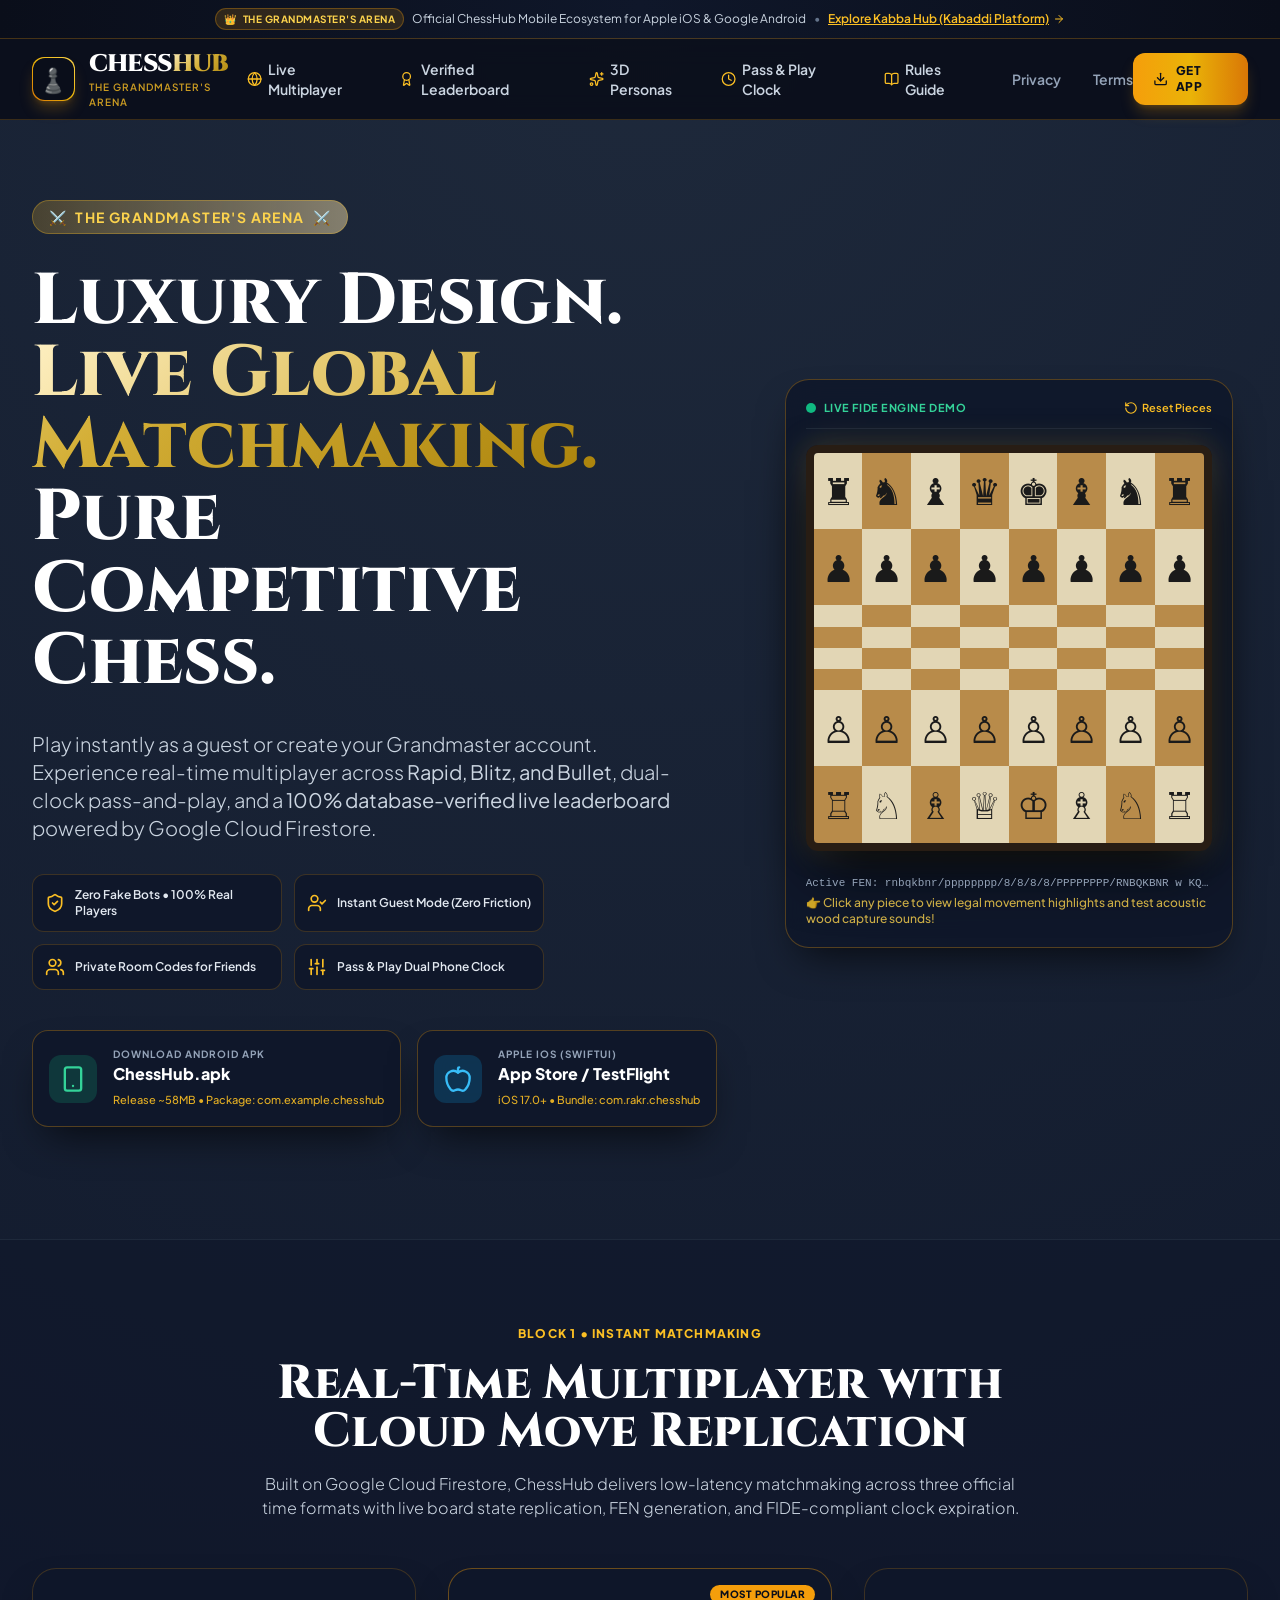
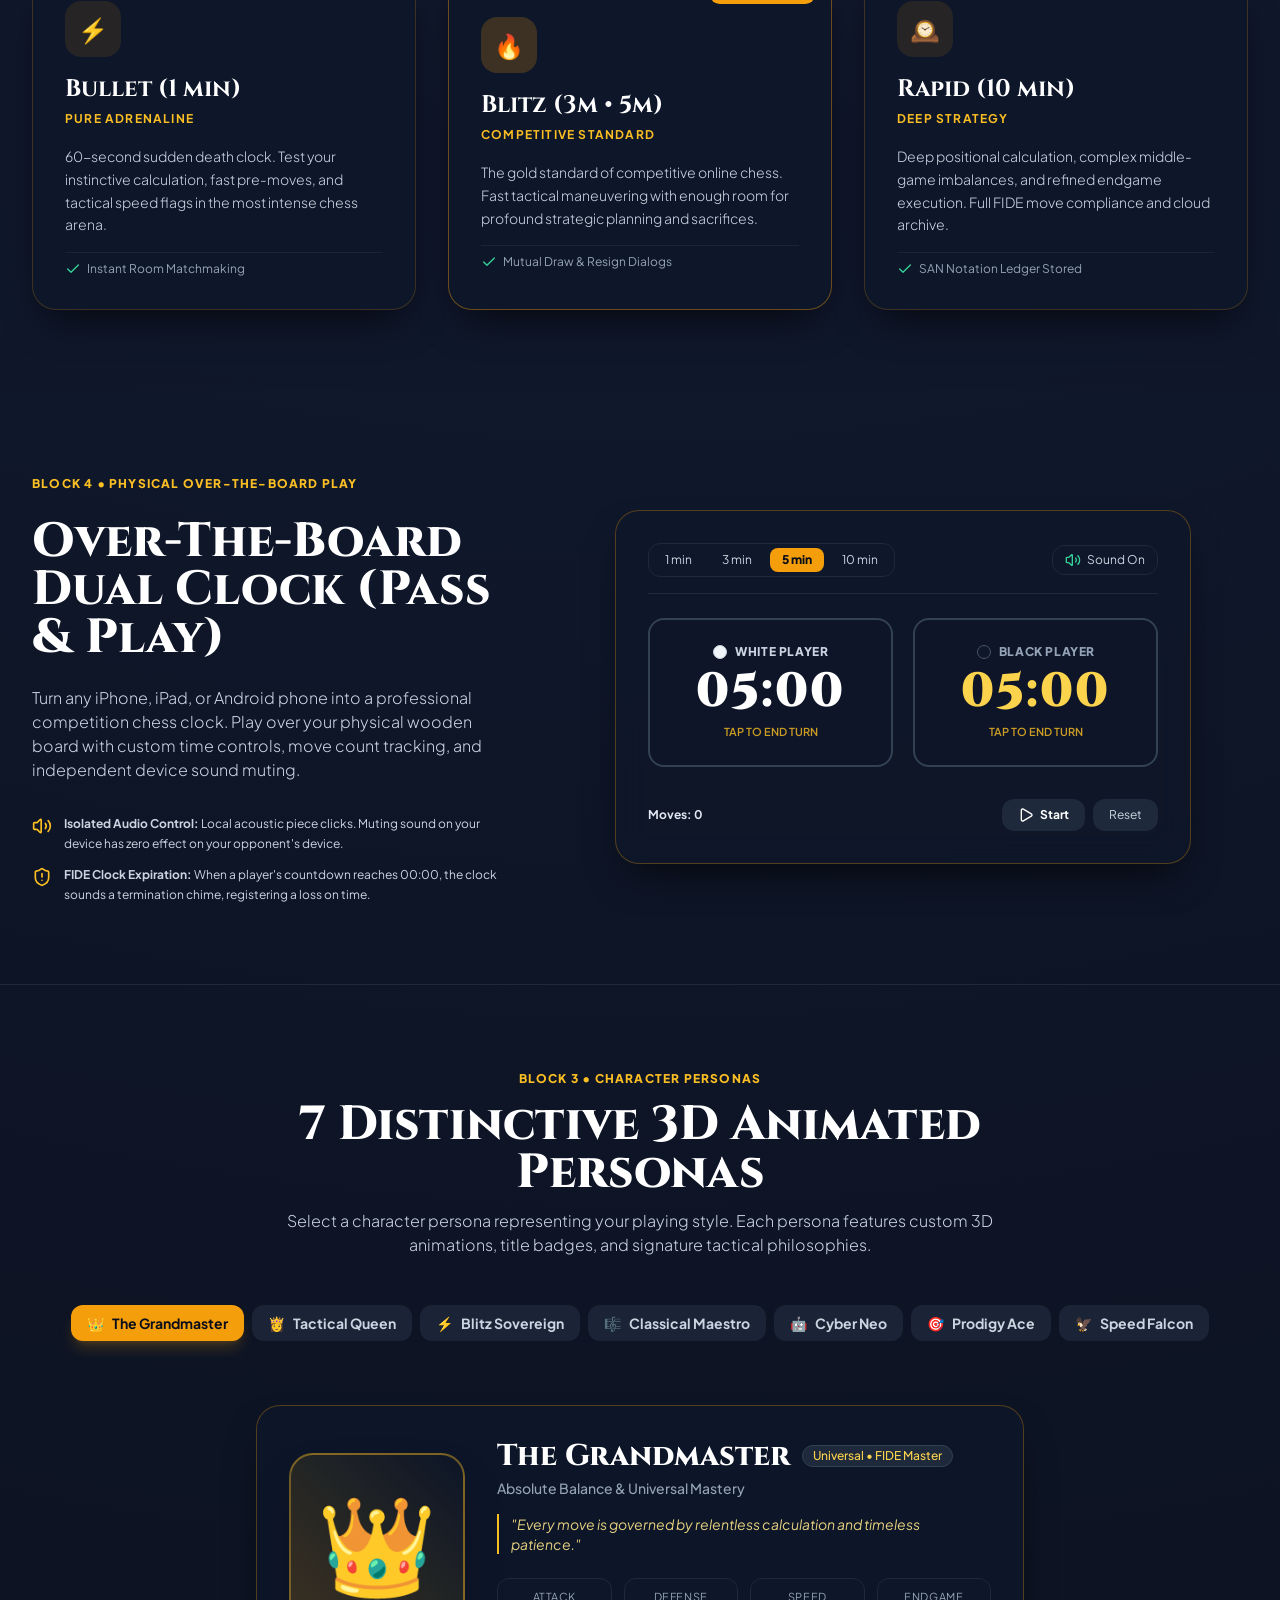
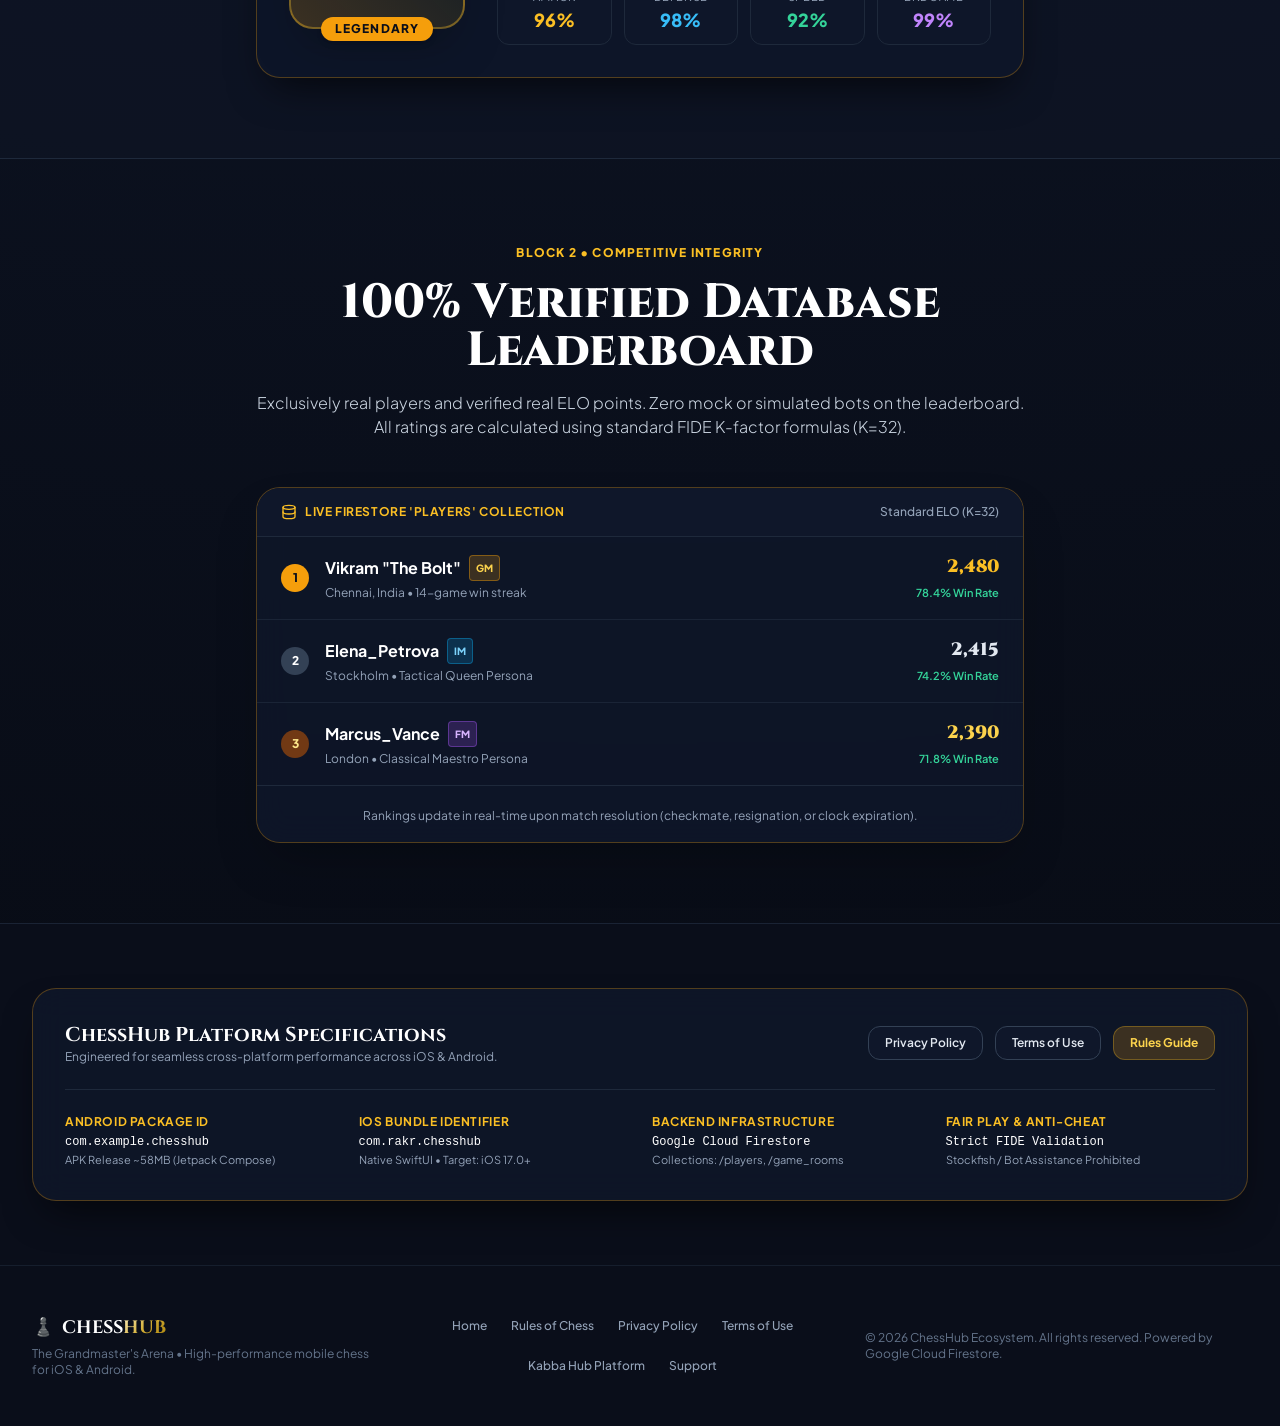
<file: chesshub/index.html>
<!DOCTYPE html>
<html lang="en" class="scroll-smooth">
<head>
  <meta charset="UTF-8">
  <meta name="viewport" content="width=device-width, initial-scale=1.0">
  <title>ChessHub - The Grandmaster's Arena | Live Global Matchmaking &amp; Pure Competitive Chess</title>
  <meta name="description" content="Play instantly as a guest or create your Grandmaster account. Real-time multiplayer across Rapid, Blitz, Bullet, dual-clock pass-and-play, 7 3D character personas, and a 100% database-verified live leaderboard.">

  <!-- Mobile Theme & PWA -->
  <meta name="theme-color" content="#0F172A">
  <link rel="icon" type="image/x-icon" href="../favicon.ico">

  <!-- Local Engine Scripts -->
  <script src="tailwind.js"></script>
  <script>
    tailwind.config = {
      theme: {
        extend: {
          colors: {
            gold: {
              300: '#F3E5AB',
              400: '#E5C158',
              500: '#D4AF37',
              600: '#AA820A',
              700: '#806000',
            },
            slate: {
              850: '#141E33',
              900: '#0F172A',
              950: '#0A0E1A',
            }
          }
        }
      }
    }
  </script>
  <script src="lucide.min.js"></script>
  <link rel="stylesheet" href="styles.css">
</head>
<body class="chess-radial-bg min-h-screen text-slate-100 antialiased selection:bg-amber-500 selection:text-slate-950">

  <!-- Top Cross-Network Studio Announcement -->
  <div class="bg-gradient-to-r from-slate-950 via-slate-900 to-slate-950 border-b border-amber-500/25 text-xs py-2 px-4 text-center flex items-center justify-center gap-2">
    <span class="inline-flex items-center gap-1.5 px-2 py-0.5 rounded-full bg-amber-500/15 text-amber-300 font-bold uppercase tracking-wider text-[10px] border border-amber-500/30">
      <span>👑</span> The Grandmaster's Arena
    </span>
    <span class="text-slate-300 hidden sm:inline">Official ChessHub Mobile Ecosystem for Apple iOS &amp; Google Android</span>
    <span class="text-slate-500 hidden md:inline">&bull;</span>
    <a href="../index.html" class="text-amber-400 hover:text-amber-300 underline font-semibold flex items-center gap-1">
      <span>Explore Kabba Hub (Kabaddi Platform)</span>
      <i data-lucide="arrow-right" class="w-3 h-3"></i>
    </a>
  </div>

  <!-- Main Navigation Bar -->
  <nav class="sticky top-0 z-50 bg-slate-950/90 backdrop-blur-md border-b border-amber-500/20">
    <div class="max-w-7xl mx-auto px-4 sm:px-6 lg:px-8">
      <div class="flex items-center justify-between h-20">
        
        <!-- Brand Logo -->
        <a href="index.html" class="flex items-center gap-3.5 group">
          <div class="w-11 h-11 rounded-xl bg-gradient-to-tr from-amber-600 via-yellow-500 to-amber-300 p-[1px] shadow-lg shadow-amber-500/25 group-hover:scale-105 transition">
            <div class="w-full h-full rounded-xl bg-slate-950 flex items-center justify-center text-2xl">
              ♟️
            </div>
          </div>
          <div>
            <span class="text-2xl font-black tracking-tight text-white luxury-heading">
              CHESS<span class="gold-gradient-text">HUB</span>
            </span>
            <span class="block text-[10px] tracking-widest uppercase font-semibold text-amber-400/80">
              The Grandmaster's Arena
            </span>
          </div>
        </a>

        <!-- Desktop Navigation Links -->
        <div class="hidden lg:flex items-center gap-8">
          <a href="#multiplayer" class="text-sm font-semibold text-slate-300 hover:text-amber-300 transition flex items-center gap-1.5">
            <i data-lucide="globe" class="w-4 h-4 text-amber-400"></i>
            <span>Live Multiplayer</span>
          </a>
          <a href="#leaderboard" class="text-sm font-semibold text-slate-300 hover:text-amber-300 transition flex items-center gap-1.5">
            <i data-lucide="award" class="w-4 h-4 text-amber-400"></i>
            <span>Verified Leaderboard</span>
          </a>
          <a href="#personas" class="text-sm font-semibold text-slate-300 hover:text-amber-300 transition flex items-center gap-1.5">
            <i data-lucide="sparkles" class="w-4 h-4 text-amber-400"></i>
            <span>3D Personas</span>
          </a>
          <a href="#clock" class="text-sm font-semibold text-slate-300 hover:text-amber-300 transition flex items-center gap-1.5">
            <i data-lucide="clock" class="w-4 h-4 text-amber-400"></i>
            <span>Pass &amp; Play Clock</span>
          </a>
          <a href="rules.html" class="text-sm font-semibold text-slate-300 hover:text-amber-300 transition flex items-center gap-1.5">
            <i data-lucide="book-open" class="w-4 h-4 text-amber-400"></i>
            <span>Rules Guide</span>
          </a>
          <a href="privacy.html" class="text-sm font-semibold text-slate-400 hover:text-white transition">Privacy</a>
          <a href="terms.html" class="text-sm font-semibold text-slate-400 hover:text-white transition">Terms</a>
        </div>

        <!-- Download Action -->
        <div class="hidden sm:flex items-center gap-3">
          <a href="#downloads" class="px-5 py-2.5 rounded-xl bg-gradient-to-r from-amber-500 via-yellow-500 to-amber-600 hover:from-amber-600 hover:to-amber-700 text-slate-950 font-black text-xs uppercase tracking-wider transition shadow-lg shadow-amber-500/25 flex items-center gap-2 active:scale-95">
            <i data-lucide="download" class="w-4 h-4"></i>
            <span>Get App</span>
          </a>
        </div>

        <!-- Mobile Menu Button -->
        <div class="lg:hidden flex items-center">
          <button id="chessMobileBtn" class="p-2 text-slate-400 hover:text-white focus:outline-none">
            <i data-lucide="menu" class="w-6 h-6"></i>
          </button>
        </div>

      </div>
    </div>

    <!-- Mobile Navigation Menu -->
    <div id="chessMobileMenu" class="hidden lg:hidden px-4 pt-2 pb-6 space-y-2 bg-slate-950 border-b border-slate-800">
      <a href="#multiplayer" class="block py-2 text-sm font-semibold text-slate-300 hover:text-amber-400">Live Multiplayer</a>
      <a href="#leaderboard" class="block py-2 text-sm font-semibold text-slate-300 hover:text-amber-400">Verified Leaderboard</a>
      <a href="#personas" class="block py-2 text-sm font-semibold text-slate-300 hover:text-amber-400">3D Personas</a>
      <a href="#clock" class="block py-2 text-sm font-semibold text-slate-300 hover:text-amber-400">Pass &amp; Play Dual Clock</a>
      <a href="rules.html" class="block py-2 text-sm font-semibold text-amber-400 font-bold">Chess Rules Guide</a>
      <a href="privacy.html" class="block py-2 text-sm text-slate-400">Privacy Policy</a>
      <a href="terms.html" class="block py-2 text-sm text-slate-400">Terms of Service</a>
      <div class="pt-2">
        <a href="#downloads" class="w-full py-2.5 rounded-xl bg-amber-500 text-slate-950 font-black text-xs uppercase tracking-wider text-center block">
          Download Android &amp; iOS
        </a>
      </div>
    </div>
  </nav>

  <!-- Hero Section -->
  <section class="relative pt-12 pb-20 sm:pt-20 sm:pb-28 overflow-hidden">
    <div class="max-w-7xl mx-auto px-4 sm:px-6 lg:px-8">
      
      <div class="grid grid-cols-1 lg:grid-cols-12 gap-12 items-center">
        
        <!-- Left Hero Content -->
        <div class="lg:col-span-7 space-y-8 text-center lg:text-left">
          
          <div class="inline-flex items-center gap-2 px-4 py-1.5 rounded-full bg-amber-500/10 border border-amber-400/30 text-amber-300 text-xs sm:text-sm font-bold uppercase tracking-widest badge-gold-shimmer">
            <span>⚔️</span>
            <span>The Grandmaster's Arena</span>
            <span>⚔️</span>
          </div>

          <h1 class="luxury-heading text-4xl sm:text-6xl lg:text-7xl font-extrabold text-white leading-tight">
            Luxury Design. <br>
            <span class="gold-gradient-text">Live Global Matchmaking.</span> <br>
            Pure Competitive Chess.
          </h1>

          <p class="text-base sm:text-xl text-slate-300 max-w-2xl font-light leading-relaxed">
            Play instantly as a guest or create your Grandmaster account. Experience real-time multiplayer across <strong>Rapid, Blitz, and Bullet</strong>, dual-clock pass-and-play, and a <strong>100% database-verified live leaderboard</strong> powered by Google Cloud Firestore.
          </p>

          <!-- Key Differentiator Badges -->
          <div class="grid grid-cols-2 sm:grid-cols-2 gap-3 max-w-lg mx-auto lg:mx-0 text-left">
            <div class="bg-slate-900/90 border border-amber-500/20 p-3 rounded-xl flex items-center gap-2.5">
              <i data-lucide="shield-check" class="w-5 h-5 text-amber-400 shrink-0"></i>
              <span class="text-xs text-slate-200 font-semibold">Zero Fake Bots &bull; 100% Real Players</span>
            </div>
            <div class="bg-slate-900/90 border border-amber-500/20 p-3 rounded-xl flex items-center gap-2.5">
              <i data-lucide="user-check" class="w-5 h-5 text-amber-400 shrink-0"></i>
              <span class="text-xs text-slate-200 font-semibold">Instant Guest Mode (Zero Friction)</span>
            </div>
            <div class="bg-slate-900/90 border border-amber-500/20 p-3 rounded-xl flex items-center gap-2.5">
              <i data-lucide="users" class="w-5 h-5 text-amber-400 shrink-0"></i>
              <span class="text-xs text-slate-200 font-semibold">Private Room Codes for Friends</span>
            </div>
            <div class="bg-slate-900/90 border border-amber-500/20 p-3 rounded-xl flex items-center gap-2.5">
              <i data-lucide="sliders" class="w-5 h-5 text-amber-400 shrink-0"></i>
              <span class="text-xs text-slate-200 font-semibold">Pass &amp; Play Dual Phone Clock</span>
            </div>
          </div>

          <!-- Direct Download Action CTAs -->
          <div id="downloads" class="flex flex-col sm:flex-row items-center justify-center lg:justify-start gap-4 pt-2">
            
            <!-- Android APK Download Card -->
            <a href="#downloads" class="luxury-glass p-4 rounded-2xl border border-amber-500/30 hover:border-amber-400 transition w-full sm:w-auto flex items-center gap-4 group">
              <div class="w-12 h-12 rounded-xl bg-emerald-500/20 text-emerald-400 flex items-center justify-center text-2xl group-hover:scale-110 transition">
                <i data-lucide="smartphone" class="w-7 h-7"></i>
              </div>
              <div class="text-left">
                <span class="text-[10px] uppercase font-bold tracking-widest text-slate-400 block">Download Android APK</span>
                <span class="text-base font-black text-white block">ChessHub.apk</span>
                <span class="text-[11px] text-amber-400/90 font-medium">Release ~58MB &bull; Package: com.example.chesshub</span>
              </div>
            </a>

            <!-- iOS App Store / TestFlight Card -->
            <a href="#downloads" class="luxury-glass p-4 rounded-2xl border border-amber-500/30 hover:border-amber-400 transition w-full sm:w-auto flex items-center gap-4 group">
              <div class="w-12 h-12 rounded-xl bg-sky-500/20 text-sky-400 flex items-center justify-center text-2xl group-hover:scale-110 transition">
                <i data-lucide="apple" class="w-7 h-7"></i>
              </div>
              <div class="text-left">
                <span class="text-[10px] uppercase font-bold tracking-widest text-slate-400 block">Apple iOS (SwiftUI)</span>
                <span class="text-base font-black text-white block">App Store / TestFlight</span>
                <span class="text-[11px] text-amber-400/90 font-medium">iOS 17.0+ &bull; Bundle: com.rakr.chesshub</span>
              </div>
            </a>

          </div>

        </div>

        <!-- Right Hero: Interactive Chessboard Demonstration -->
        <div class="lg:col-span-5 flex flex-col items-center">
          <div class="luxury-glass p-5 rounded-3xl border border-amber-500/30 relative gold-glow w-full max-w-md text-center">
            
            <div class="flex items-center justify-between pb-3 border-b border-slate-800 text-xs">
              <div class="flex items-center gap-2">
                <span class="w-2.5 h-2.5 rounded-full bg-emerald-500 animate-ping"></span>
                <span class="text-emerald-400 font-bold uppercase tracking-wider text-[11px]">Live FIDE Engine Demo</span>
              </div>
              <button id="resetBoardDemoBtn" class="text-amber-400 hover:text-amber-300 font-semibold flex items-center gap-1 text-[11px]">
                <i data-lucide="rotate-ccw" class="w-3.5 h-3.5"></i>
                <span>Reset Pieces</span>
              </button>
            </div>

            <!-- The Playable Board -->
            <div class="py-4 flex justify-center">
              <div id="interactiveChessboard" class="interactive-board"></div>
            </div>

            <!-- Board Status -->
            <div class="pt-2 text-left space-y-1">
              <p id="activeBoardFen" class="text-[11px] font-mono text-slate-400 truncate">
                Active FEN: rnbqkbnr/pppppppp/8/8/8/8/PPPPPPPP/RNBQKBNR w KQkq - 0 1
              </p>
              <p class="text-xs text-amber-300/80 font-medium">
                👉 Click any piece to view legal movement highlights and test acoustic wood capture sounds!
              </p>
            </div>

          </div>
        </div>

      </div>

    </div>
  </section>

  <!-- Block 1: Real-Time Multiplayer Engine -->
  <section id="multiplayer" class="py-20 bg-slate-900/60 border-t border-slate-800 relative">
    <div class="max-w-7xl mx-auto px-4 sm:px-6 lg:px-8">
      
      <div class="text-center max-w-3xl mx-auto space-y-4">
        <span class="text-xs font-black uppercase tracking-widest text-amber-400">Block 1 &bull; Instant Matchmaking</span>
        <h2 class="luxury-heading text-3xl sm:text-5xl font-extrabold text-white">
          Real-Time Multiplayer with Cloud Move Replication
        </h2>
        <p class="text-sm sm:text-base text-slate-300 leading-relaxed font-light">
          Built on Google Cloud Firestore, ChessHub delivers low-latency matchmaking across three official time formats with live board state replication, FEN generation, and FIDE-compliant clock expiration.
        </p>
      </div>

      <div class="grid grid-cols-1 md:grid-cols-3 gap-8 pt-12">
        
        <!-- Bullet -->
        <div class="luxury-card-hover luxury-glass p-8 rounded-3xl border border-amber-500/20 text-left space-y-4">
          <div class="w-14 h-14 rounded-2xl bg-amber-500/10 text-amber-400 flex items-center justify-center text-2xl font-black">
            ⚡
          </div>
          <div>
            <h3 class="luxury-heading text-2xl font-bold text-white">Bullet (1 min)</h3>
            <span class="text-xs text-amber-400 uppercase tracking-widest font-bold">Pure Adrenaline</span>
          </div>
          <p class="text-sm text-slate-300 leading-relaxed font-light">
            60-second sudden death clock. Test your instinctive calculation, fast pre-moves, and tactical speed flags in the most intense chess arena.
          </p>
          <div class="pt-2 border-t border-slate-800/80 text-xs text-slate-400 flex items-center gap-1.5">
            <i data-lucide="check" class="w-4 h-4 text-emerald-400"></i>
            <span>Instant Room Matchmaking</span>
          </div>
        </div>

        <!-- Blitz -->
        <div class="luxury-card-hover luxury-glass p-8 rounded-3xl border border-amber-500/40 text-left space-y-4 relative gold-glow">
          <span class="absolute top-4 right-4 bg-amber-500 text-slate-950 text-[10px] font-black px-2.5 py-0.5 rounded-full uppercase tracking-wider">
            Most Popular
          </span>
          <div class="w-14 h-14 rounded-2xl bg-amber-500/20 text-amber-400 flex items-center justify-center text-2xl font-black">
            🔥
          </div>
          <div>
            <h3 class="luxury-heading text-2xl font-bold text-white">Blitz (3m &bull; 5m)</h3>
            <span class="text-xs text-amber-400 uppercase tracking-widest font-bold">Competitive Standard</span>
          </div>
          <p class="text-sm text-slate-300 leading-relaxed font-light">
            The gold standard of competitive online chess. Fast tactical maneuvering with enough room for profound strategic planning and sacrifices.
          </p>
          <div class="pt-2 border-t border-slate-800/80 text-xs text-slate-400 flex items-center gap-1.5">
            <i data-lucide="check" class="w-4 h-4 text-emerald-400"></i>
            <span>Mutual Draw &amp; Resign Dialogs</span>
          </div>
        </div>

        <!-- Rapid -->
        <div class="luxury-card-hover luxury-glass p-8 rounded-3xl border border-amber-500/20 text-left space-y-4">
          <div class="w-14 h-14 rounded-2xl bg-amber-500/10 text-amber-400 flex items-center justify-center text-2xl font-black">
            🕰️
          </div>
          <div>
            <h3 class="luxury-heading text-2xl font-bold text-white">Rapid (10 min)</h3>
            <span class="text-xs text-amber-400 uppercase tracking-widest font-bold">Deep Strategy</span>
          </div>
          <p class="text-sm text-slate-300 leading-relaxed font-light">
            Deep positional calculation, complex middle-game imbalances, and refined endgame execution. Full FIDE move compliance and cloud archive.
          </p>
          <div class="pt-2 border-t border-slate-800/80 text-xs text-slate-400 flex items-center gap-1.5">
            <i data-lucide="check" class="w-4 h-4 text-emerald-400"></i>
            <span>SAN Notation Ledger Stored</span>
          </div>
        </div>

      </div>

    </div>
  </section>

  <!-- Block 4: Over-The-Board Dual Clock Simulator (Pass & Play) -->
  <section id="clock" class="py-20 relative">
    <div class="max-w-7xl mx-auto px-4 sm:px-6 lg:px-8">
      
      <div class="grid grid-cols-1 lg:grid-cols-12 gap-12 items-center">
        
        <!-- Left: Explanatory Copy -->
        <div class="lg:col-span-5 space-y-6 text-center lg:text-left">
          <span class="text-xs font-black uppercase tracking-widest text-amber-400">Block 4 &bull; Physical Over-The-Board Play</span>
          <h2 class="luxury-heading text-3xl sm:text-5xl font-extrabold text-white">
            Over-The-Board Dual Clock (Pass &amp; Play)
          </h2>
          <p class="text-sm sm:text-base text-slate-300 leading-relaxed font-light">
            Turn any iPhone, iPad, or Android phone into a professional competition chess clock. Play over your physical wooden board with custom time controls, move count tracking, and independent device sound muting.
          </p>

          <div class="space-y-3 pt-2 text-left">
            <div class="flex items-start gap-3">
              <i data-lucide="volume-2" class="w-5 h-5 text-amber-400 shrink-0 mt-0.5"></i>
              <p class="text-xs text-slate-300 leading-relaxed">
                <strong>Isolated Audio Control:</strong> Local acoustic piece clicks. Muting sound on your device has zero effect on your opponent's device.
              </p>
            </div>
            <div class="flex items-start gap-3">
              <i data-lucide="shield-alert" class="w-5 h-5 text-amber-400 shrink-0 mt-0.5"></i>
              <p class="text-xs text-slate-300 leading-relaxed">
                <strong>FIDE Clock Expiration:</strong> When a player's countdown reaches 00:00, the clock sounds a termination chime, registering a loss on time.
              </p>
            </div>
          </div>
        </div>

        <!-- Right: Interactive Dual Clock Widget -->
        <div class="lg:col-span-7 flex justify-center">
          <div class="luxury-glass p-6 sm:p-8 rounded-3xl border border-amber-500/30 w-full max-w-xl text-center space-y-6 gold-glow">
            
            <!-- Clock Controls & Time Presets -->
            <div class="flex flex-wrap items-center justify-between gap-3 pb-4 border-b border-slate-800">
              <div class="flex items-center gap-1.5 bg-slate-900 p-1 rounded-xl border border-slate-800 text-xs">
                <button data-min="1" class="time-preset-btn px-3 py-1 rounded-lg text-slate-300 hover:text-white transition">1 min</button>
                <button data-min="3" class="time-preset-btn px-3 py-1 rounded-lg text-slate-300 hover:text-white transition">3 min</button>
                <button data-min="5" class="time-preset-btn px-3 py-1 rounded-lg bg-amber-500 text-slate-950 font-black transition">5 min</button>
                <button data-min="10" class="time-preset-btn px-3 py-1 rounded-lg text-slate-300 hover:text-white transition">10 min</button>
              </div>

              <!-- Mute Toggle -->
              <button id="clockMuteBtn" class="px-3 py-1.5 rounded-xl bg-slate-900 border border-slate-800 text-xs text-slate-300 hover:text-white flex items-center gap-1.5 transition">
                <i data-lucide="volume-2" class="w-4 h-4 text-emerald-400"></i>
                <span>Sound On</span>
              </button>
            </div>

            <!-- Two Dual Clock Buttons -->
            <div class="grid grid-cols-1 sm:grid-cols-2 gap-5">
              
              <!-- White Player Clock -->
              <button id="whiteClockBtn" class="p-6 rounded-2xl bg-slate-900/90 border-2 border-slate-700 hover:border-amber-400/50 transition cursor-pointer flex flex-col items-center justify-center space-y-2 group active:scale-98">
                <div class="flex items-center gap-2">
                  <span class="w-3.5 h-3.5 rounded-full bg-slate-100 border border-slate-300"></span>
                  <span class="text-xs uppercase font-extrabold tracking-wider text-slate-300">White Player</span>
                </div>
                <div id="whiteClockDisplay" class="clock-display text-4xl sm:text-5xl font-black text-white">
                  05:00
                </div>
                <span class="text-[11px] text-amber-400/80 uppercase font-semibold">Tap to End Turn</span>
              </button>

              <!-- Black Player Clock -->
              <button id="blackClockBtn" class="p-6 rounded-2xl bg-slate-900/90 border-2 border-slate-700 hover:border-amber-400/50 transition cursor-pointer flex flex-col items-center justify-center space-y-2 group active:scale-98">
                <div class="flex items-center gap-2">
                  <span class="w-3.5 h-3.5 rounded-full bg-slate-900 border border-slate-600"></span>
                  <span class="text-xs uppercase font-extrabold tracking-wider text-slate-400">Black Player</span>
                </div>
                <div id="blackClockDisplay" class="clock-display text-4xl sm:text-5xl font-black text-amber-300">
                  05:00
                </div>
                <span class="text-[11px] text-amber-400/80 uppercase font-semibold">Tap to End Turn</span>
              </button>

            </div>

            <!-- Bottom Clock Controls -->
            <div class="flex items-center justify-between pt-2 text-xs text-slate-400">
              <span id="clockMoveCount" class="font-bold text-slate-200">Moves: 0</span>
              <div class="flex items-center gap-2">
                <button id="clockTogglePlay" class="px-4 py-2 rounded-xl bg-slate-800 hover:bg-slate-700 text-white font-bold flex items-center gap-1.5 transition">
                  <i data-lucide="play" class="w-4 h-4"></i>
                  <span>Start</span>
                </button>
                <button id="clockResetBtn" class="px-4 py-2 rounded-xl bg-slate-800 hover:bg-slate-700 text-slate-300 hover:text-white transition">
                  Reset
                </button>
              </div>
            </div>

          </div>
        </div>

      </div>

    </div>
  </section>

  <!-- Block 3: 7 Distinctive 3D Animated Personas -->
  <section id="personas" class="py-20 bg-slate-900/40 border-t border-slate-800">
    <div class="max-w-7xl mx-auto px-4 sm:px-6 lg:px-8 space-y-12">
      
      <div class="text-center max-w-3xl mx-auto space-y-3">
        <span class="text-xs font-black uppercase tracking-widest text-amber-400">Block 3 &bull; Character Personas</span>
        <h2 class="luxury-heading text-3xl sm:text-5xl font-extrabold text-white">
          7 Distinctive 3D Animated Personas
        </h2>
        <p class="text-sm sm:text-base text-slate-300 font-light leading-relaxed">
          Select a character persona representing your playing style. Each persona features custom 3D animations, title badges, and signature tactical philosophies.
        </p>
      </div>

      <!-- Persona Pills -->
      <div id="personaTabsContainer" class="flex items-center justify-start sm:justify-center gap-2 overflow-x-auto pb-4"></div>

      <!-- Selected Persona Detail Card -->
      <div class="max-w-3xl mx-auto">
        <div id="personaDetailCard" class="luxury-glass p-8 rounded-3xl border border-amber-500/30 gold-glow"></div>
      </div>

    </div>
  </section>

  <!-- Block 2: 100% Verified Database Leaderboard -->
  <section id="leaderboard" class="py-20 border-t border-slate-800">
    <div class="max-w-7xl mx-auto px-4 sm:px-6 lg:px-8">
      
      <div class="text-center max-w-3xl mx-auto space-y-4">
        <span class="text-xs font-black uppercase tracking-widest text-amber-400">Block 2 &bull; Competitive Integrity</span>
        <h2 class="luxury-heading text-3xl sm:text-5xl font-extrabold text-white">
          100% Verified Database Leaderboard
        </h2>
        <p class="text-sm sm:text-base text-slate-300 font-light leading-relaxed">
          Exclusively real players and verified real ELO points. Zero mock or simulated bots on the leaderboard. All ratings are calculated using standard FIDE K-factor formulas (K=32).
        </p>
      </div>

      <div class="pt-12 max-w-3xl mx-auto">
        <div class="luxury-glass rounded-3xl border border-amber-500/30 overflow-hidden shadow-2xl">
          
          <div class="px-6 py-4 bg-slate-900 border-b border-slate-800 flex items-center justify-between">
            <span class="text-xs font-bold uppercase tracking-wider text-amber-400 flex items-center gap-2">
              <i data-lucide="database" class="w-4 h-4"></i>
              <span>Live Firestore 'players' Collection</span>
            </span>
            <span class="text-xs text-slate-400 font-medium">Standard ELO (K=32)</span>
          </div>

          <!-- Table of Grandmasters -->
          <div class="divide-y divide-slate-800/80 text-sm">
            
            <div class="p-4 sm:px-6 flex items-center justify-between hover:bg-slate-800/30 transition">
              <div class="flex items-center gap-4">
                <span class="w-7 h-7 rounded-full bg-amber-500 text-slate-950 font-black flex items-center justify-center text-xs">1</span>
                <div>
                  <div class="flex items-center gap-2">
                    <span class="font-bold text-white text-base">Vikram "The Bolt"</span>
                    <span class="text-[10px] bg-amber-500/20 text-amber-300 font-black px-1.5 py-0.5 rounded border border-amber-500/40">GM</span>
                  </div>
                  <span class="text-xs text-slate-400">Chennai, India &bull; 14-game win streak</span>
                </div>
              </div>
              <div class="text-right">
                <span class="text-lg font-black text-amber-400 luxury-heading block">2,480</span>
                <span class="text-[11px] text-emerald-400 font-semibold">78.4% Win Rate</span>
              </div>
            </div>

            <div class="p-4 sm:px-6 flex items-center justify-between hover:bg-slate-800/30 transition">
              <div class="flex items-center gap-4">
                <span class="w-7 h-7 rounded-full bg-slate-700 text-white font-black flex items-center justify-center text-xs">2</span>
                <div>
                  <div class="flex items-center gap-2">
                    <span class="font-bold text-white text-base">Elena_Petrova</span>
                    <span class="text-[10px] bg-sky-500/20 text-sky-300 font-black px-1.5 py-0.5 rounded border border-sky-500/40">IM</span>
                  </div>
                  <span class="text-xs text-slate-400">Stockholm &bull; Tactical Queen Persona</span>
                </div>
              </div>
              <div class="text-right">
                <span class="text-lg font-black text-slate-200 luxury-heading block">2,415</span>
                <span class="text-[11px] text-emerald-400 font-semibold">74.2% Win Rate</span>
              </div>
            </div>

            <div class="p-4 sm:px-6 flex items-center justify-between hover:bg-slate-800/30 transition">
              <div class="flex items-center gap-4">
                <span class="w-7 h-7 rounded-full bg-amber-700/60 text-amber-200 font-black flex items-center justify-center text-xs">3</span>
                <div>
                  <div class="flex items-center gap-2">
                    <span class="font-bold text-white text-base">Marcus_Vance</span>
                    <span class="text-[10px] bg-purple-500/20 text-purple-300 font-black px-1.5 py-0.5 rounded border border-purple-500/40">FM</span>
                  </div>
                  <span class="text-xs text-slate-400">London &bull; Classical Maestro Persona</span>
                </div>
              </div>
              <div class="text-right">
                <span class="text-lg font-black text-amber-300 luxury-heading block">2,390</span>
                <span class="text-[11px] text-emerald-400 font-semibold">71.8% Win Rate</span>
              </div>
            </div>

          </div>

          <div class="p-4 bg-slate-900/50 text-center border-t border-slate-800">
            <span class="text-xs text-slate-400">
              Rankings update in real-time upon match resolution (checkmate, resignation, or clock expiration).
            </span>
          </div>

        </div>
      </div>

    </div>
  </section>

  <!-- Technical Summary & Architecture Matrix (Section 4) -->
  <section class="py-16 bg-slate-950 border-t border-slate-800/80">
    <div class="max-w-7xl mx-auto px-4 sm:px-6 lg:px-8">
      
      <div class="luxury-glass p-8 rounded-3xl border border-amber-500/30 text-left">
        <div class="flex flex-col md:flex-row md:items-center justify-between gap-4 pb-6 border-b border-slate-800">
          <div>
            <h3 class="luxury-heading text-xl font-bold text-white">ChessHub Platform Specifications</h3>
            <p class="text-xs text-slate-400">Engineered for seamless cross-platform performance across iOS &amp; Android.</p>
          </div>
          <div class="flex items-center gap-3">
            <a href="privacy.html" class="px-4 py-2 rounded-xl bg-slate-900 hover:bg-slate-800 text-xs font-semibold text-slate-200 border border-slate-700 transition">
              Privacy Policy
            </a>
            <a href="terms.html" class="px-4 py-2 rounded-xl bg-slate-900 hover:bg-slate-800 text-xs font-semibold text-slate-200 border border-slate-700 transition">
              Terms of Use
            </a>
            <a href="rules.html" class="px-4 py-2 rounded-xl bg-amber-500/20 text-amber-300 hover:bg-amber-500/30 text-xs font-bold border border-amber-400/30 transition">
              Rules Guide
            </a>
          </div>
        </div>

        <div class="grid grid-cols-1 sm:grid-cols-2 lg:grid-cols-4 gap-6 pt-6 text-xs text-slate-300">
          <div>
            <span class="text-amber-400 font-bold uppercase tracking-wider block mb-1">Android Package ID</span>
            <p class="font-mono text-white">com.example.chesshub</p>
            <span class="text-slate-400 block text-[11px] mt-0.5">APK Release ~58MB (Jetpack Compose)</span>
          </div>
          <div>
            <span class="text-amber-400 font-bold uppercase tracking-wider block mb-1">iOS Bundle Identifier</span>
            <p class="font-mono text-white">com.rakr.chesshub</p>
            <span class="text-slate-400 block text-[11px] mt-0.5">Native SwiftUI &bull; Target: iOS 17.0+</span>
          </div>
          <div>
            <span class="text-amber-400 font-bold uppercase tracking-wider block mb-1">Backend Infrastructure</span>
            <p class="font-mono text-white">Google Cloud Firestore</p>
            <span class="text-slate-400 block text-[11px] mt-0.5">Collections: /players, /game_rooms</span>
          </div>
          <div>
            <span class="text-amber-400 font-bold uppercase tracking-wider block mb-1">Fair Play &amp; Anti-Cheat</span>
            <p class="font-mono text-white">Strict FIDE Validation</p>
            <span class="text-slate-400 block text-[11px] mt-0.5">Stockfish / Bot Assistance Prohibited</span>
          </div>
        </div>

      </div>

    </div>
  </section>

  <!-- Footer -->
  <footer class="bg-slate-950 border-t border-slate-800/60 py-12 text-slate-400 text-xs">
    <div class="max-w-7xl mx-auto px-4 sm:px-6 lg:px-8 flex flex-col md:flex-row items-center justify-between gap-6 text-center md:text-left">
      <div>
        <div class="flex items-center justify-center md:justify-start gap-2 text-white font-bold luxury-heading text-lg">
          <span>♟️</span>
          <span>CHESS<span class="gold-gradient-text">HUB</span></span>
        </div>
        <p class="text-slate-500 mt-1">The Grandmaster's Arena &bull; High-performance mobile chess for iOS &amp; Android.</p>
      </div>

      <div class="flex flex-wrap items-center justify-center gap-6 font-medium">
        <a href="index.html" class="hover:text-amber-400 transition">Home</a>
        <a href="rules.html" class="hover:text-amber-400 transition">Rules of Chess</a>
        <a href="privacy.html" class="hover:text-amber-400 transition">Privacy Policy</a>
        <a href="terms.html" class="hover:text-amber-400 transition">Terms of Use</a>
        <a href="../index.html" class="hover:text-amber-400 transition">Kabba Hub Platform</a>
        <a href="mailto:support@kabbahub.com" class="hover:text-amber-400 transition">Support</a>
      </div>

      <p class="text-slate-500">
        &copy; 2026 ChessHub Ecosystem. All rights reserved. Powered by Google Cloud Firestore.
      </p>
    </div>
  </footer>

  <script src="script.js"></script>
</body>
</html>
</file>
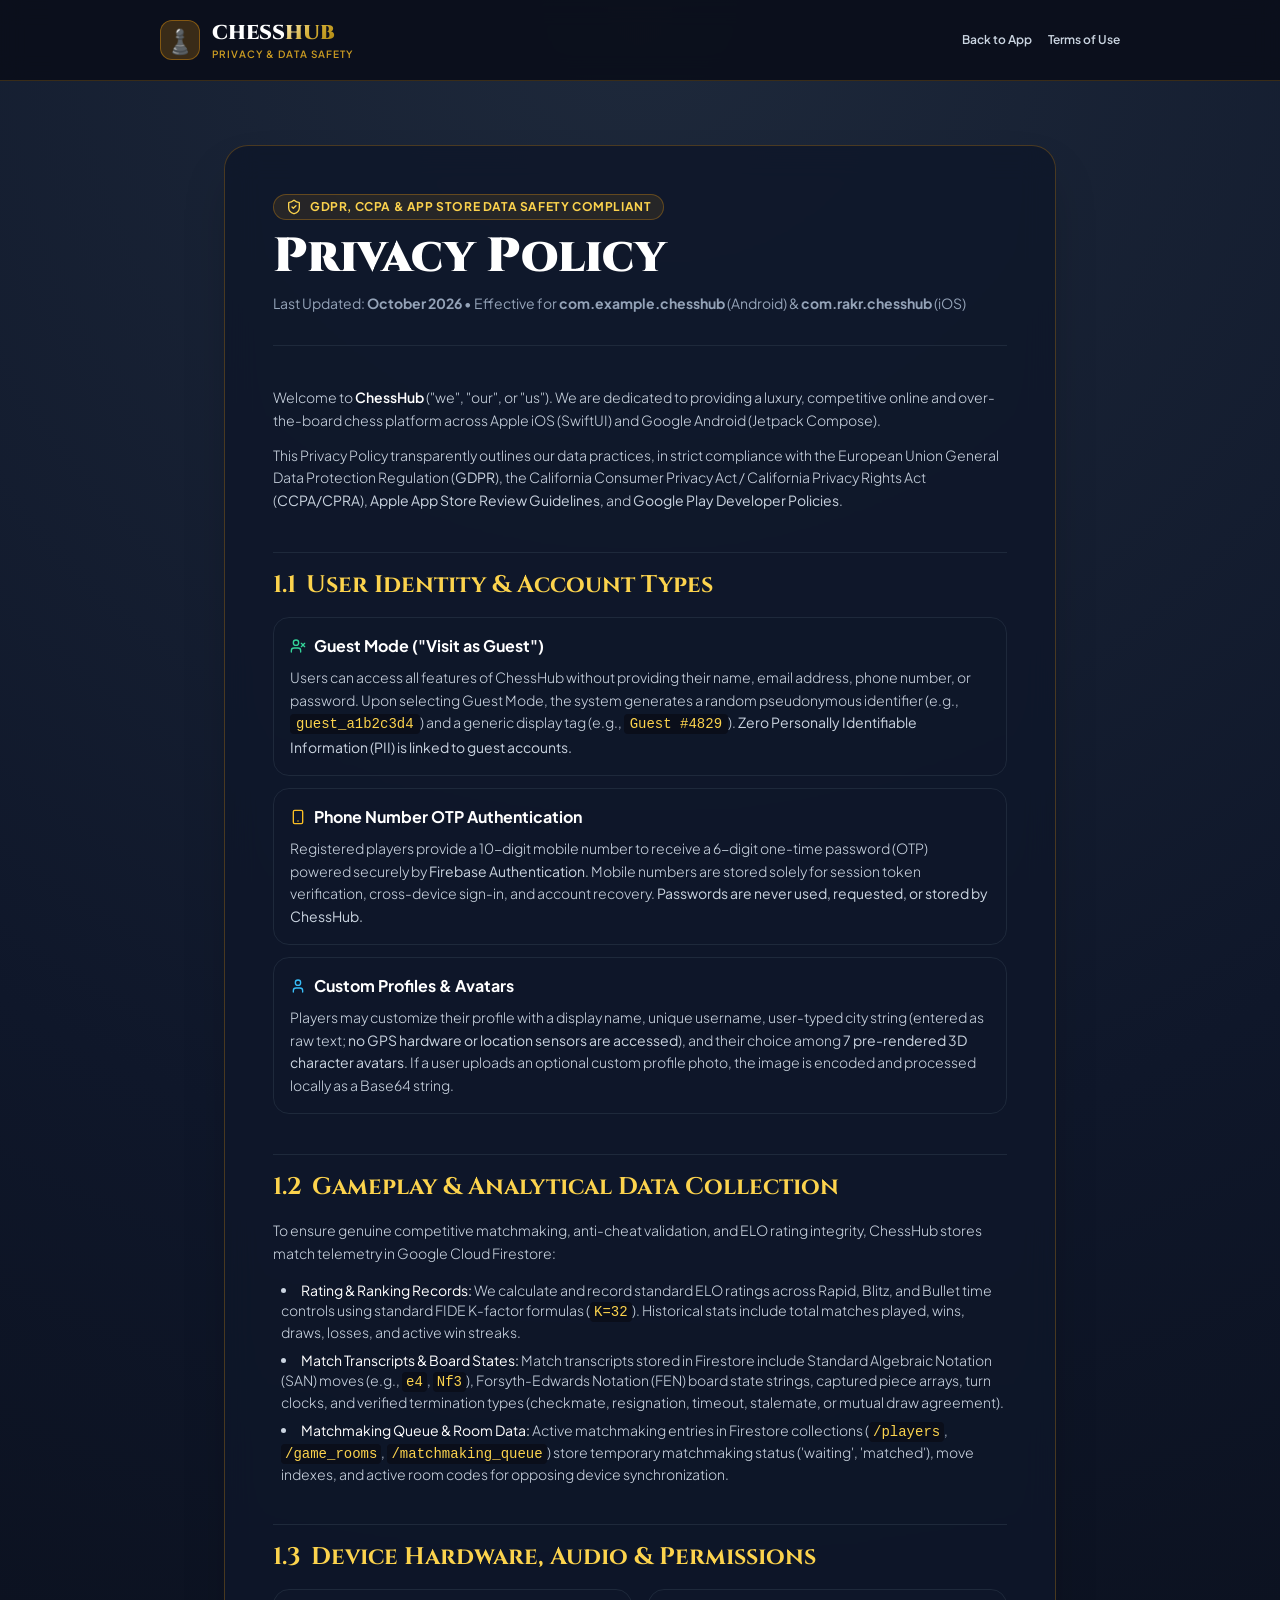
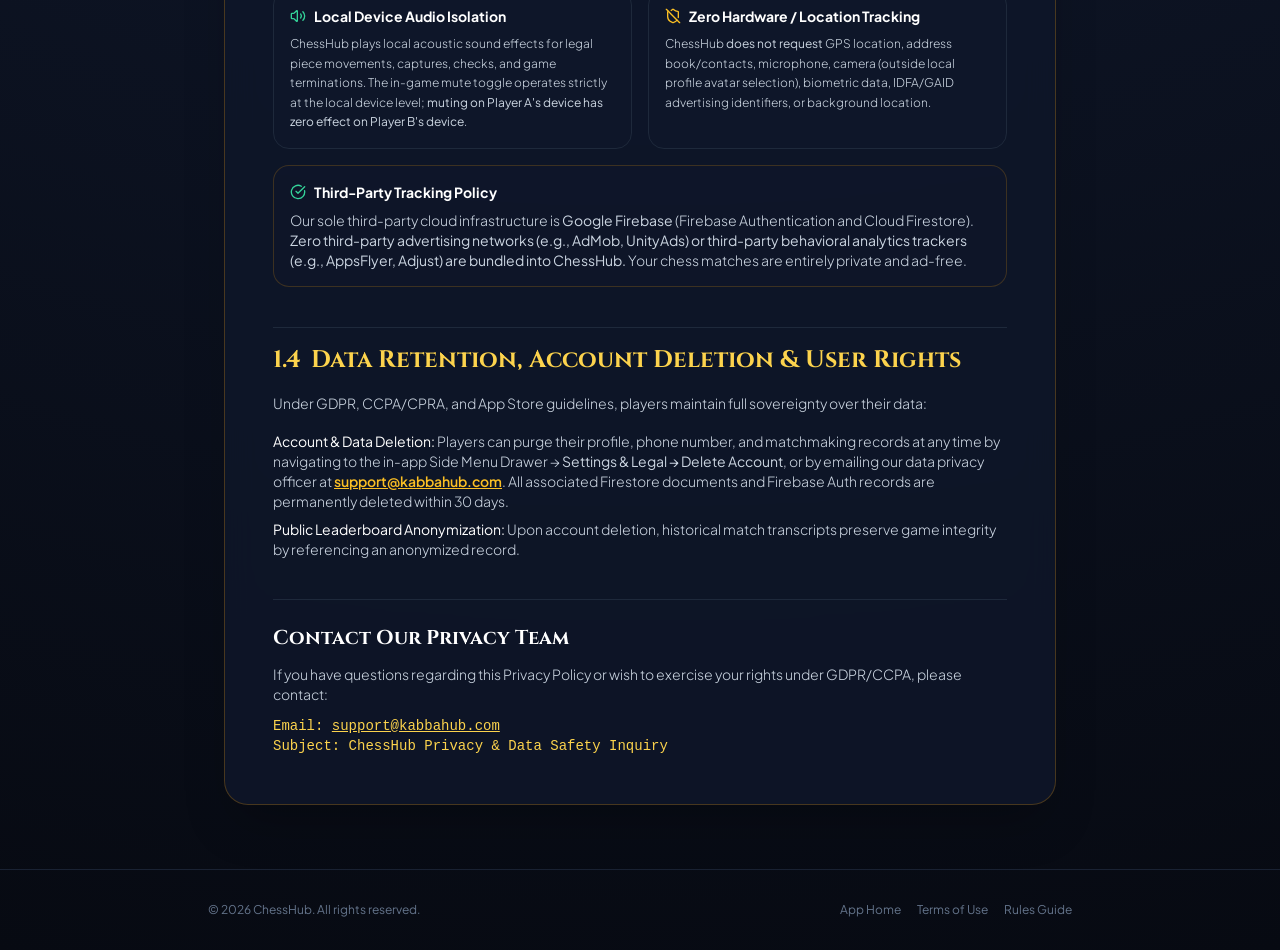
<file: chesshub/privacy.html>
<!DOCTYPE html>
<html lang="en" class="scroll-smooth">
<head>
  <meta charset="UTF-8">
  <meta name="viewport" content="width=device-width, initial-scale=1.0">
  <title>Privacy Policy - ChessHub | iOS &amp; Android Ecosystem</title>
  <meta name="description" content="Official Privacy Policy for ChessHub (com.example.chesshub & com.rakr.chesshub). Transparent disclosures on Firebase Auth, Firestore sync, guest mode, zero ad tracking, and local audio mute.">

  <!-- Mobile Theme & PWA -->
  <meta name="theme-color" content="#0F172A">
  <link rel="icon" type="image/x-icon" href="../favicon.ico">

  <!-- Local Engine Scripts -->
  <script src="tailwind.js"></script>
  <script>
    tailwind.config = {
      theme: {
        extend: {
          colors: {
            gold: {
              300: '#F3E5AB',
              400: '#E5C158',
              500: '#D4AF37',
              600: '#AA820A',
            },
            slate: {
              850: '#141E33',
              900: '#0F172A',
              950: '#0A0E1A',
            }
          }
        }
      }
    }
  </script>
  <script src="lucide.min.js"></script>
  <link rel="stylesheet" href="styles.css">
</head>
<body class="chess-radial-bg min-h-screen text-slate-200 antialiased selection:bg-amber-500 selection:text-slate-950">

  <!-- Navigation Bar -->
  <nav class="sticky top-0 z-50 bg-slate-950/90 backdrop-blur-md border-b border-amber-500/20">
    <div class="max-w-5xl mx-auto px-4 sm:px-6 lg:px-8 h-20 flex items-center justify-between">
      <a href="index.html" class="flex items-center gap-3">
        <div class="w-10 h-10 rounded-xl bg-amber-500/20 text-amber-400 flex items-center justify-center text-2xl border border-amber-500/40">
          ♟️
        </div>
        <div>
          <span class="text-xl font-black text-white luxury-heading">CHESS<span class="gold-gradient-text">HUB</span></span>
          <span class="block text-[10px] tracking-widest uppercase font-semibold text-amber-400/80">Privacy &amp; Data Safety</span>
        </div>
      </a>

      <div class="flex items-center gap-4 text-xs font-semibold text-slate-300">
        <a href="index.html" class="hover:text-amber-400 transition">Back to App</a>
        <a href="terms.html" class="hover:text-amber-400 transition">Terms of Use</a>
      </div>
    </div>
  </nav>

  <!-- Main Legal Document Container -->
  <main class="max-w-4xl mx-auto px-4 sm:px-6 lg:px-8 py-12 sm:py-16">
    
    <div class="luxury-glass p-6 sm:p-12 rounded-3xl border border-amber-500/25 space-y-10 shadow-2xl">
      
      <!-- Document Header -->
      <div class="border-b border-slate-800 pb-8 space-y-3">
        <div class="inline-flex items-center gap-2 px-3 py-1 rounded-full bg-amber-500/10 border border-amber-500/30 text-amber-300 text-xs font-bold uppercase tracking-wider">
          <i data-lucide="shield-check" class="w-4 h-4"></i>
          <span>GDPR, CCPA &amp; App Store Data Safety Compliant</span>
        </div>
        <h1 class="luxury-heading text-3xl sm:text-5xl font-black text-white">
          Privacy Policy
        </h1>
        <p class="text-xs sm:text-sm text-slate-400">
          Last Updated: <strong>October 2026</strong> &bull; Effective for <strong>com.example.chesshub</strong> (Android) &amp; <strong>com.rakr.chesshub</strong> (iOS)
        </p>
      </div>

      <!-- Overview -->
      <section class="space-y-3 text-sm leading-relaxed text-slate-300 font-light">
        <p>
          Welcome to <strong class="text-white font-semibold">ChessHub</strong> ("we", "our", or "us"). We are dedicated to providing a luxury, competitive online and over-the-board chess platform across Apple iOS (SwiftUI) and Google Android (Jetpack Compose).
        </p>
        <p>
          This Privacy Policy transparently outlines our data practices, in strict compliance with the European Union General Data Protection Regulation (<strong>GDPR</strong>), the California Consumer Privacy Act / California Privacy Rights Act (<strong>CCPA/CPRA</strong>), <strong>Apple App Store Review Guidelines</strong>, and <strong>Google Play Developer Policies</strong>.
        </p>
      </section>

      <!-- Section 1.1: User Identity & Account Types -->
      <section class="space-y-4 pt-4 border-t border-slate-800">
        <h2 class="luxury-heading text-xl sm:text-2xl font-bold text-amber-300 flex items-center gap-2.5">
          <span>1.1</span> User Identity &amp; Account Types
        </h2>
        
        <div class="space-y-3 text-sm leading-relaxed text-slate-300 font-light">
          <div class="bg-slate-900/80 p-4 rounded-2xl border border-slate-800 space-y-2">
            <h3 class="font-bold text-white text-base flex items-center gap-2">
              <i data-lucide="user-x" class="w-4 h-4 text-emerald-400"></i>
              <span>Guest Mode ("Visit as Guest")</span>
            </h3>
            <p>
              Users can access all features of ChessHub without providing their name, email address, phone number, or password. Upon selecting Guest Mode, the system generates a random pseudonymous identifier (e.g., <code class="text-amber-300 bg-slate-950 px-1.5 py-0.5 rounded">guest_a1b2c3d4</code>) and a generic display tag (e.g., <code class="text-amber-300 bg-slate-950 px-1.5 py-0.5 rounded">Guest #4829</code>). <strong>Zero Personally Identifiable Information (PII) is linked to guest accounts.</strong>
            </p>
          </div>

          <div class="bg-slate-900/80 p-4 rounded-2xl border border-slate-800 space-y-2">
            <h3 class="font-bold text-white text-base flex items-center gap-2">
              <i data-lucide="smartphone" class="w-4 h-4 text-amber-400"></i>
              <span>Phone Number OTP Authentication</span>
            </h3>
            <p>
              Registered players provide a 10-digit mobile number to receive a 6-digit one-time password (OTP) powered securely by <strong>Firebase Authentication</strong>. Mobile numbers are stored solely for session token verification, cross-device sign-in, and account recovery. <strong>Passwords are never used, requested, or stored by ChessHub.</strong>
            </p>
          </div>

          <div class="bg-slate-900/80 p-4 rounded-2xl border border-slate-800 space-y-2">
            <h3 class="font-bold text-white text-base flex items-center gap-2">
              <i data-lucide="user" class="w-4 h-4 text-sky-400"></i>
              <span>Custom Profiles &amp; Avatars</span>
            </h3>
            <p>
              Players may customize their profile with a display name, unique username, user-typed city string (entered as raw text; <strong>no GPS hardware or location sensors are accessed</strong>), and their choice among <strong>7 pre-rendered 3D character avatars</strong>. If a user uploads an optional custom profile photo, the image is encoded and processed locally as a Base64 string.
            </p>
          </div>
        </div>
      </section>

      <!-- Section 1.2: Gameplay & Analytical Data Collection -->
      <section class="space-y-4 pt-4 border-t border-slate-800">
        <h2 class="luxury-heading text-xl sm:text-2xl font-bold text-amber-300 flex items-center gap-2.5">
          <span>1.2</span> Gameplay &amp; Analytical Data Collection
        </h2>
        
        <p class="text-sm leading-relaxed text-slate-300 font-light">
          To ensure genuine competitive matchmaking, anti-cheat validation, and ELO rating integrity, ChessHub stores match telemetry in Google Cloud Firestore:
        </p>

        <ul class="list-disc list-inside space-y-2 text-sm text-slate-300 font-light pl-2">
          <li>
            <strong class="text-white">Rating &amp; Ranking Records:</strong> We calculate and record standard ELO ratings across Rapid, Blitz, and Bullet time controls using standard FIDE K-factor formulas (<code class="text-amber-300 bg-slate-950 px-1 py-0.5 rounded">K=32</code>). Historical stats include total matches played, wins, draws, losses, and active win streaks.
          </li>
          <li>
            <strong class="text-white">Match Transcripts &amp; Board States:</strong> Match transcripts stored in Firestore include Standard Algebraic Notation (SAN) moves (e.g., <code class="text-amber-300 bg-slate-950 px-1 py-0.5 rounded">e4</code>, <code class="text-amber-300 bg-slate-950 px-1 py-0.5 rounded">Nf3</code>), Forsyth-Edwards Notation (FEN) board state strings, captured piece arrays, turn clocks, and verified termination types (checkmate, resignation, timeout, stalemate, or mutual draw agreement).
          </li>
          <li>
            <strong class="text-white">Matchmaking Queue &amp; Room Data:</strong> Active matchmaking entries in Firestore collections (<code class="text-amber-300 bg-slate-950 px-1 py-0.5 rounded">/players</code>, <code class="text-amber-300 bg-slate-950 px-1 py-0.5 rounded">/game_rooms</code>, <code class="text-amber-300 bg-slate-950 px-1 py-0.5 rounded">/matchmaking_queue</code>) store temporary matchmaking status ('waiting', 'matched'), move indexes, and active room codes for opposing device synchronization.
          </li>
        </ul>
      </section>

      <!-- Section 1.3: Device Hardware, Audio & Permissions -->
      <section class="space-y-4 pt-4 border-t border-slate-800">
        <h2 class="luxury-heading text-xl sm:text-2xl font-bold text-amber-300 flex items-center gap-2.5">
          <span>1.3</span> Device Hardware, Audio &amp; Permissions
        </h2>
        
        <div class="grid grid-cols-1 md:grid-cols-2 gap-4 text-sm">
          <div class="bg-slate-900/80 p-4 rounded-2xl border border-slate-800 space-y-2">
            <h4 class="font-bold text-white flex items-center gap-2">
              <i data-lucide="volume-2" class="w-4 h-4 text-emerald-400"></i>
              <span>Local Device Audio Isolation</span>
            </h4>
            <p class="text-slate-300 font-light text-xs leading-relaxed">
              ChessHub plays local acoustic sound effects for legal piece movements, captures, checks, and game terminations. The in-game mute toggle operates strictly at the local device level; <strong>muting on Player A's device has zero effect on Player B's device</strong>.
            </p>
          </div>

          <div class="bg-slate-900/80 p-4 rounded-2xl border border-slate-800 space-y-2">
            <h4 class="font-bold text-white flex items-center gap-2">
              <i data-lucide="shield-off" class="w-4 h-4 text-amber-400"></i>
              <span>Zero Hardware / Location Tracking</span>
            </h4>
            <p class="text-slate-300 font-light text-xs leading-relaxed">
              ChessHub <strong>does not request</strong> GPS location, address book/contacts, microphone, camera (outside local profile avatar selection), biometric data, IDFA/GAID advertising identifiers, or background location.
            </p>
          </div>
        </div>

        <div class="bg-slate-900/80 p-4 rounded-2xl border border-amber-500/20 text-xs sm:text-sm text-slate-300 space-y-2 font-light">
          <h4 class="font-bold text-white flex items-center gap-2">
            <i data-lucide="check-circle" class="w-4 h-4 text-emerald-400"></i>
            <span>Third-Party Tracking Policy</span>
          </h4>
          <p>
            Our sole third-party cloud infrastructure is <strong>Google Firebase</strong> (Firebase Authentication and Cloud Firestore). <strong>Zero third-party advertising networks (e.g., AdMob, UnityAds) or third-party behavioral analytics trackers (e.g., AppsFlyer, Adjust) are bundled into ChessHub.</strong> Your chess matches are entirely private and ad-free.
          </p>
        </div>
      </section>

      <!-- Section 1.4: Data Retention & Account Deletion -->
      <section class="space-y-4 pt-4 border-t border-slate-800">
        <h2 class="luxury-heading text-xl sm:text-2xl font-bold text-amber-300 flex items-center gap-2.5">
          <span>1.4</span> Data Retention, Account Deletion &amp; User Rights
        </h2>
        
        <p class="text-sm leading-relaxed text-slate-300 font-light">
          Under GDPR, CCPA/CPRA, and App Store guidelines, players maintain full sovereignty over their data:
        </p>

        <div class="space-y-2 text-sm text-slate-300 font-light">
          <p>
            <strong class="text-white">Account &amp; Data Deletion:</strong> Players can purge their profile, phone number, and matchmaking records at any time by navigating to the in-app Side Menu Drawer &rarr; <strong>Settings &amp; Legal &rarr; Delete Account</strong>, or by emailing our data privacy officer at <a href="mailto:support@kabbahub.com" class="text-amber-400 underline font-semibold">support@kabbahub.com</a>. All associated Firestore documents and Firebase Auth records are permanently deleted within 30 days.
          </p>
          <p>
            <strong class="text-white">Public Leaderboard Anonymization:</strong> Upon account deletion, historical match transcripts preserve game integrity by referencing an anonymized record.
          </p>
        </div>
      </section>

      <!-- Contact Section -->
      <section class="space-y-3 pt-6 border-t border-slate-800 text-sm text-slate-300 font-light">
        <h2 class="luxury-heading text-xl font-bold text-white">Contact Our Privacy Team</h2>
        <p>
          If you have questions regarding this Privacy Policy or wish to exercise your rights under GDPR/CCPA, please contact:
        </p>
        <p class="font-mono text-amber-300">
          Email: <a href="mailto:support@kabbahub.com" class="underline">support@kabbahub.com</a> <br>
          Subject: ChessHub Privacy &amp; Data Safety Inquiry
        </p>
      </section>

    </div>

  </main>

  <!-- Footer -->
  <footer class="border-t border-slate-800/80 py-8 text-center text-xs text-slate-500">
    <div class="max-w-4xl mx-auto px-4 flex flex-col sm:flex-row items-center justify-between gap-4">
      <span>&copy; 2026 ChessHub. All rights reserved.</span>
      <div class="flex items-center gap-4">
        <a href="index.html" class="hover:text-amber-400 transition">App Home</a>
        <a href="terms.html" class="hover:text-amber-400 transition">Terms of Use</a>
        <a href="rules.html" class="hover:text-amber-400 transition">Rules Guide</a>
      </div>
    </div>
  </footer>

  <script>
    if (window.lucide) window.lucide.createIcons();
  </script>
</body>
</html>
</file>
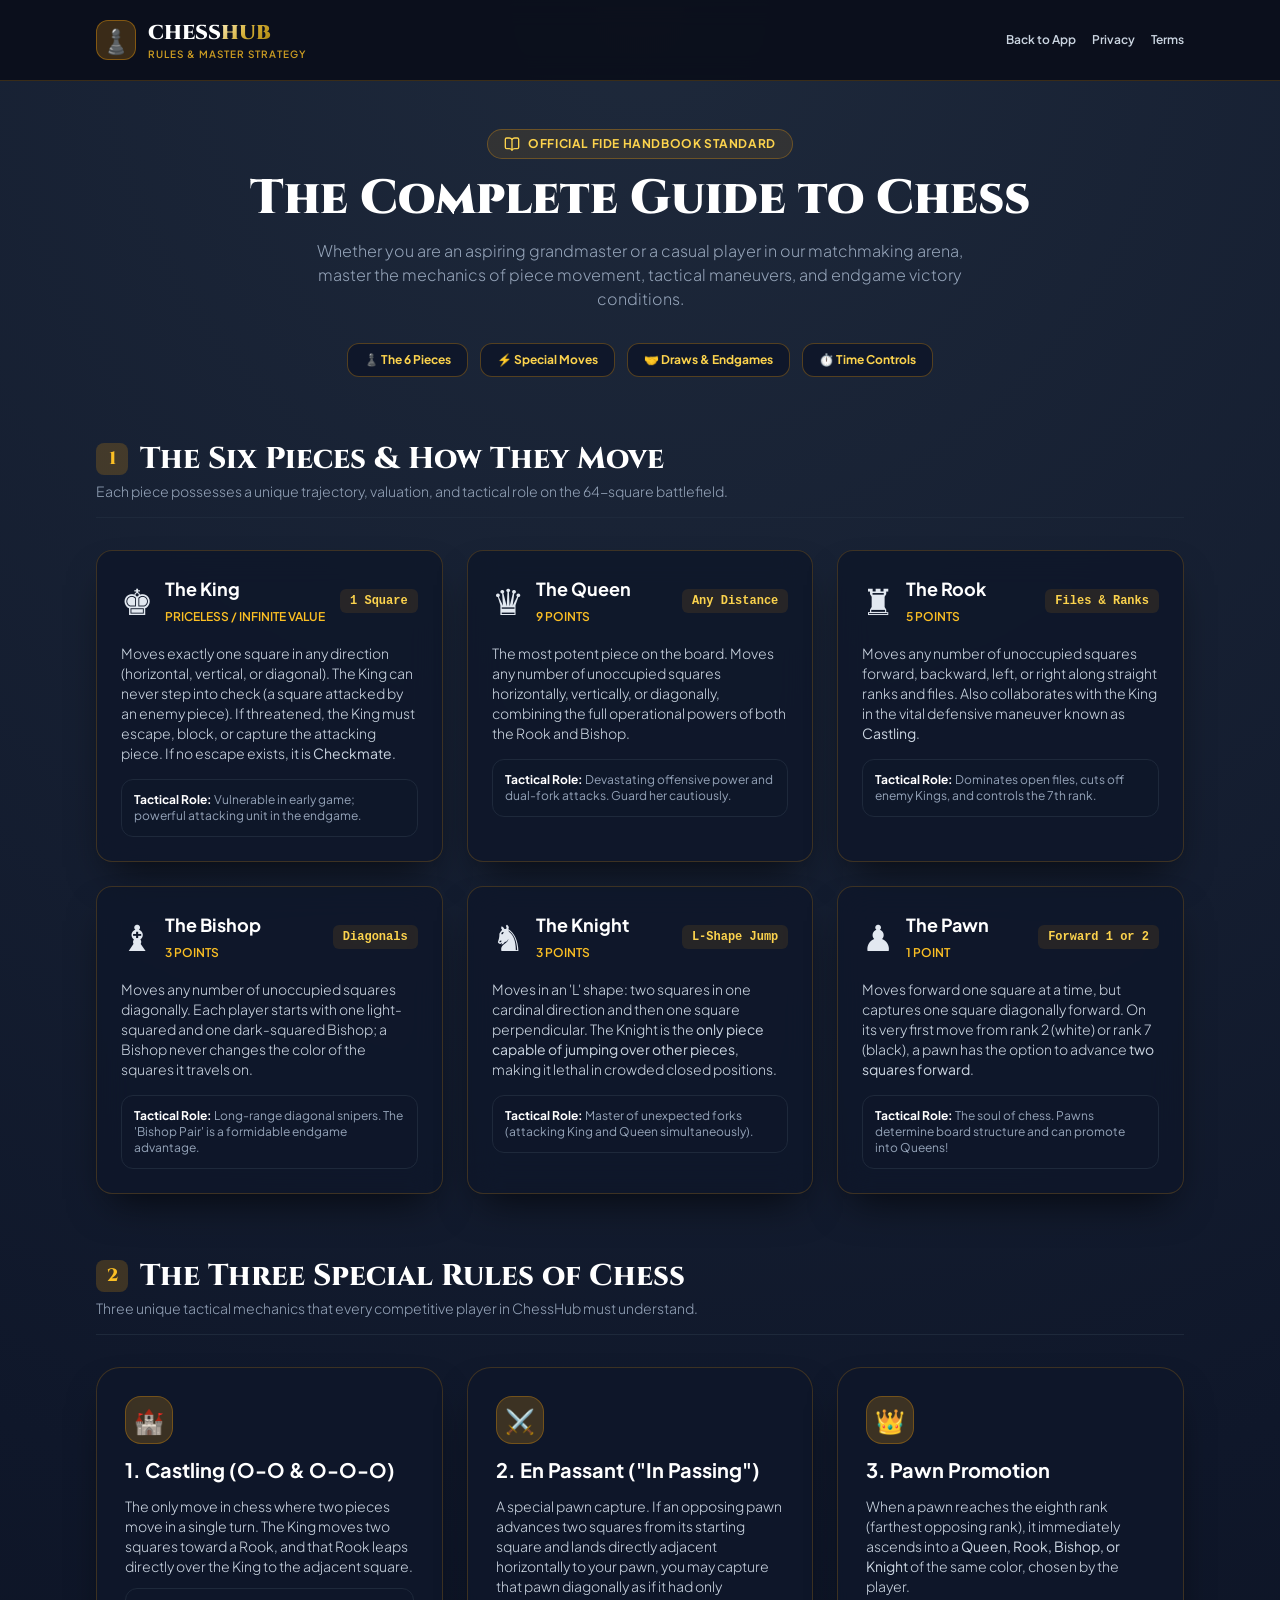
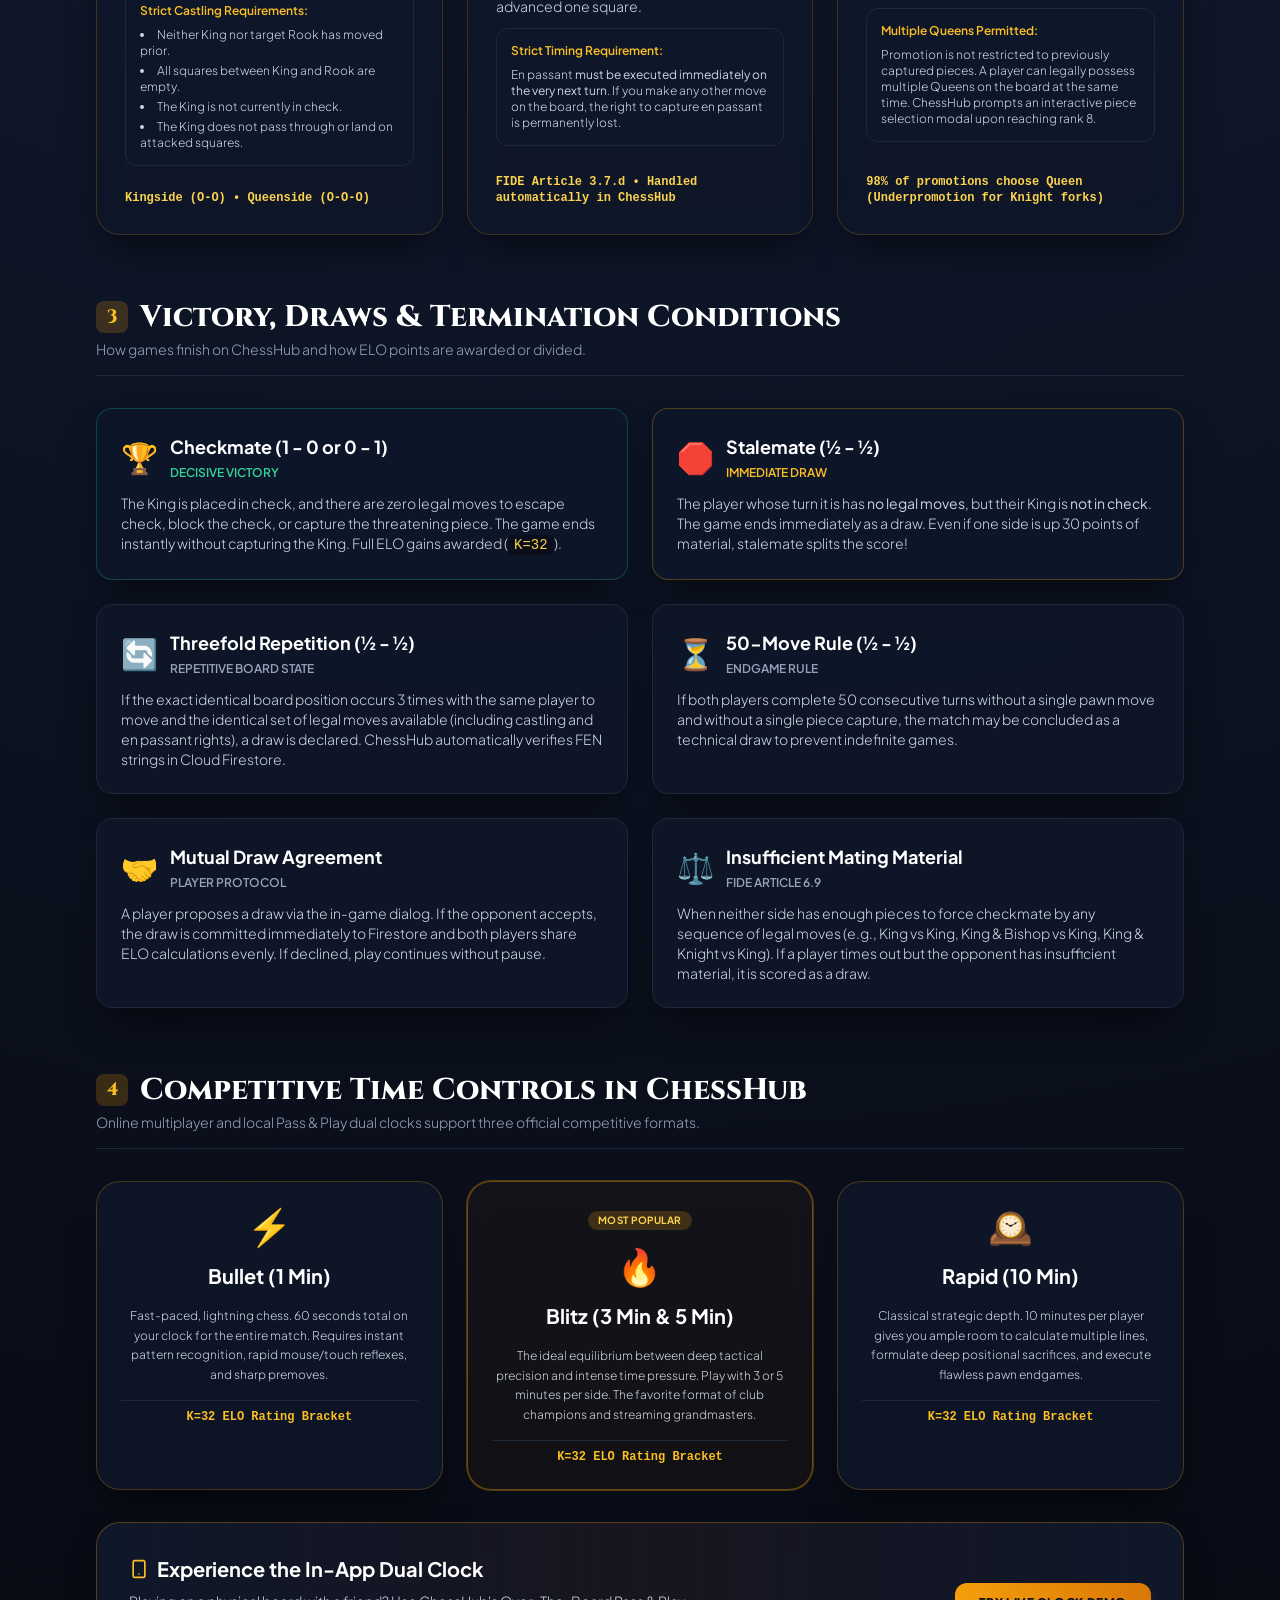
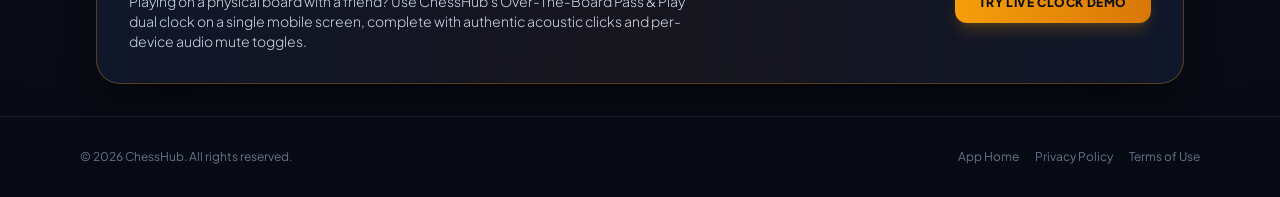
<file: chesshub/rules.html>
<!DOCTYPE html>
<html lang="en" class="scroll-smooth">
<head>
  <meta charset="UTF-8">
  <meta name="viewport" content="width=device-width, initial-scale=1.0">
  <title>Official Rules of Chess - ChessHub Master Guide</title>
  <meta name="description" content="Master the official FIDE rules of chess with ChessHub. Comprehensive guide covering piece movements, castling, en passant, promotion, stalemate, and time controls.">

  <!-- Mobile Theme & PWA -->
  <meta name="theme-color" content="#0F172A">
  <link rel="icon" type="image/x-icon" href="../favicon.ico">

  <!-- Local Engine Scripts -->
  <script src="tailwind.js"></script>
  <script>
    tailwind.config = {
      theme: {
        extend: {
          colors: {
            gold: {
              300: '#F3E5AB',
              400: '#E5C158',
              500: '#D4AF37',
              600: '#AA820A',
            },
            slate: {
              850: '#141E33',
              900: '#0F172A',
              950: '#0A0E1A',
            }
          }
        }
      }
    }
  </script>
  <script src="lucide.min.js"></script>
  <link rel="stylesheet" href="styles.css">
  <style>
    .piece-board {
      display: grid;
      grid-template-columns: repeat(8, 1fr);
      grid-template-rows: repeat(8, 1fr);
      aspect-ratio: 1;
      border: 3px solid #D4AF37;
      border-radius: 12px;
      overflow: hidden;
      box-shadow: 0 10px 25px -5px rgba(0, 0, 0, 0.7);
    }
    .p-sq {
      display: flex;
      align-items: center;
      justify-content: center;
      font-size: 1.5rem;
      user-select: none;
      position: relative;
    }
    .p-light { background-color: #E2E8F0; }
    .p-dark { background-color: #334155; }
    .p-highlight {
      background-color: #F59E0B !important;
      opacity: 0.85;
    }
    .p-move-dot::after {
      content: '';
      width: 14px;
      height: 14px;
      background-color: #D4AF37;
      border-radius: 50%;
      opacity: 0.9;
      box-shadow: 0 0 8px #D4AF37;
    }
    .p-capture-ring::after {
      content: '';
      position: absolute;
      width: 80%;
      height: 80%;
      border: 3px solid #EF4444;
      border-radius: 50%;
    }
  </style>
</head>
<body class="chess-radial-bg min-h-screen text-slate-200 antialiased selection:bg-amber-500 selection:text-slate-950">

  <!-- Navigation Bar -->
  <nav class="sticky top-0 z-50 bg-slate-950/90 backdrop-blur-md border-b border-amber-500/20">
    <div class="max-w-6xl mx-auto px-4 sm:px-6 lg:px-8 h-20 flex items-center justify-between">
      <a href="index.html" class="flex items-center gap-3">
        <div class="w-10 h-10 rounded-xl bg-amber-500/20 text-amber-400 flex items-center justify-center text-2xl border border-amber-500/40">
          ♟️
        </div>
        <div>
          <span class="text-xl font-black text-white luxury-heading">CHESS<span class="gold-gradient-text">HUB</span></span>
          <span class="block text-[10px] tracking-widest uppercase font-semibold text-amber-400/80">Rules &amp; Master Strategy</span>
        </div>
      </a>

      <div class="flex items-center gap-4 text-xs font-semibold text-slate-300">
        <a href="index.html" class="hover:text-amber-400 transition">Back to App</a>
        <a href="privacy.html" class="hover:text-amber-400 transition">Privacy</a>
        <a href="terms.html" class="hover:text-amber-400 transition">Terms</a>
      </div>
    </div>
  </nav>

  <!-- Hero Header -->
  <header class="max-w-6xl mx-auto px-4 sm:px-6 lg:px-8 pt-12 pb-8 text-center space-y-4">
    <div class="inline-flex items-center gap-2 px-4 py-1.5 rounded-full bg-amber-500/10 border border-amber-500/30 text-amber-300 text-xs font-bold uppercase tracking-wider">
      <i data-lucide="book-open" class="w-4 h-4"></i>
      <span>Official FIDE Handbook Standard</span>
    </div>
    <h1 class="luxury-heading text-3xl sm:text-5xl font-black text-white">
      The Complete Guide to Chess
    </h1>
    <p class="text-sm sm:text-base text-slate-400 max-w-2xl mx-auto font-light leading-relaxed">
      Whether you are an aspiring grandmaster or a casual player in our matchmaking arena, master the mechanics of piece movement, tactical maneuvers, and endgame victory conditions.
    </p>

    <!-- Quick Jump Tabs -->
    <div class="flex flex-wrap items-center justify-center gap-2 sm:gap-3 pt-4 text-xs font-bold">
      <a href="#pieces" class="px-4 py-2 rounded-xl bg-slate-900 border border-amber-500/30 text-amber-300 hover:bg-amber-500 hover:text-slate-950 transition">
        ♟️ The 6 Pieces
      </a>
      <a href="#special-moves" class="px-4 py-2 rounded-xl bg-slate-900 border border-amber-500/30 text-amber-300 hover:bg-amber-500 hover:text-slate-950 transition">
        ⚡ Special Moves
      </a>
      <a href="#draws" class="px-4 py-2 rounded-xl bg-slate-900 border border-amber-500/30 text-amber-300 hover:bg-amber-500 hover:text-slate-950 transition">
        🤝 Draws &amp; Endgames
      </a>
      <a href="#time-controls" class="px-4 py-2 rounded-xl bg-slate-900 border border-amber-500/30 text-amber-300 hover:bg-amber-500 hover:text-slate-950 transition">
        ⏱️ Time Controls
      </a>
    </div>
  </header>

  <main class="max-w-6xl mx-auto px-4 sm:px-6 lg:px-8 py-8 space-y-16">

    <!-- Section 1: The 6 Pieces & Movements -->
    <section id="pieces" class="space-y-8 scroll-mt-24">
      <div class="border-b border-slate-800 pb-4">
        <h2 class="luxury-heading text-2xl sm:text-3xl font-extrabold text-white flex items-center gap-3">
          <span class="w-8 h-8 rounded-lg bg-amber-500/20 text-amber-400 flex items-center justify-center text-lg">1</span>
          <span>The Six Pieces &amp; How They Move</span>
        </h2>
        <p class="text-xs sm:text-sm text-slate-400 mt-1 font-light">
          Each piece possesses a unique trajectory, valuation, and tactical role on the 64-square battlefield.
        </p>
      </div>

      <div class="grid grid-cols-1 md:grid-cols-2 lg:grid-cols-3 gap-6">

        <!-- King Card -->
        <div class="luxury-glass p-6 rounded-2xl border border-amber-500/20 space-y-4 hover:border-amber-500/40 transition">
          <div class="flex items-center justify-between">
            <div class="flex items-center gap-3">
              <span class="text-4xl">♚</span>
              <div>
                <h3 class="text-lg font-bold text-white">The King</h3>
                <span class="text-xs text-amber-400 font-semibold uppercase">Priceless / Infinite Value</span>
              </div>
            </div>
            <span class="px-2.5 py-1 rounded-md bg-amber-500/10 text-amber-300 text-xs font-mono font-bold">1 Square</span>
          </div>
          <p class="text-xs sm:text-sm text-slate-300 leading-relaxed font-light">
            Moves exactly one square in any direction (horizontal, vertical, or diagonal). The King can never step into check (a square attacked by an enemy piece). If threatened, the King must escape, block, or capture the attacking piece. If no escape exists, it is <strong>Checkmate</strong>.
          </p>
          <div class="p-3 bg-slate-900/80 rounded-xl border border-slate-800 text-xs text-slate-400">
            <strong class="text-white">Tactical Role:</strong> Vulnerable in early game; powerful attacking unit in the endgame.
          </div>
        </div>

        <!-- Queen Card -->
        <div class="luxury-glass p-6 rounded-2xl border border-amber-500/20 space-y-4 hover:border-amber-500/40 transition">
          <div class="flex items-center justify-between">
            <div class="flex items-center gap-3">
              <span class="text-4xl">♛</span>
              <div>
                <h3 class="text-lg font-bold text-white">The Queen</h3>
                <span class="text-xs text-amber-400 font-semibold uppercase">9 Points</span>
              </div>
            </div>
            <span class="px-2.5 py-1 rounded-md bg-amber-500/10 text-amber-300 text-xs font-mono font-bold">Any Distance</span>
          </div>
          <p class="text-xs sm:text-sm text-slate-300 leading-relaxed font-light">
            The most potent piece on the board. Moves any number of unoccupied squares horizontally, vertically, or diagonally, combining the full operational powers of both the Rook and Bishop.
          </p>
          <div class="p-3 bg-slate-900/80 rounded-xl border border-slate-800 text-xs text-slate-400">
            <strong class="text-white">Tactical Role:</strong> Devastating offensive power and dual-fork attacks. Guard her cautiously.
          </div>
        </div>

        <!-- Rook Card -->
        <div class="luxury-glass p-6 rounded-2xl border border-amber-500/20 space-y-4 hover:border-amber-500/40 transition">
          <div class="flex items-center justify-between">
            <div class="flex items-center gap-3">
              <span class="text-4xl">♜</span>
              <div>
                <h3 class="text-lg font-bold text-white">The Rook</h3>
                <span class="text-xs text-amber-400 font-semibold uppercase">5 Points</span>
              </div>
            </div>
            <span class="px-2.5 py-1 rounded-md bg-amber-500/10 text-amber-300 text-xs font-mono font-bold">Files &amp; Ranks</span>
          </div>
          <p class="text-xs sm:text-sm text-slate-300 leading-relaxed font-light">
            Moves any number of unoccupied squares forward, backward, left, or right along straight ranks and files. Also collaborates with the King in the vital defensive maneuver known as <strong>Castling</strong>.
          </p>
          <div class="p-3 bg-slate-900/80 rounded-xl border border-slate-800 text-xs text-slate-400">
            <strong class="text-white">Tactical Role:</strong> Dominates open files, cuts off enemy Kings, and controls the 7th rank.
          </div>
        </div>

        <!-- Bishop Card -->
        <div class="luxury-glass p-6 rounded-2xl border border-amber-500/20 space-y-4 hover:border-amber-500/40 transition">
          <div class="flex items-center justify-between">
            <div class="flex items-center gap-3">
              <span class="text-4xl">♝</span>
              <div>
                <h3 class="text-lg font-bold text-white">The Bishop</h3>
                <span class="text-xs text-amber-400 font-semibold uppercase">3 Points</span>
              </div>
            </div>
            <span class="px-2.5 py-1 rounded-md bg-amber-500/10 text-amber-300 text-xs font-mono font-bold">Diagonals</span>
          </div>
          <p class="text-xs sm:text-sm text-slate-300 leading-relaxed font-light">
            Moves any number of unoccupied squares diagonally. Each player starts with one light-squared and one dark-squared Bishop; a Bishop never changes the color of the squares it travels on.
          </p>
          <div class="p-3 bg-slate-900/80 rounded-xl border border-slate-800 text-xs text-slate-400">
            <strong class="text-white">Tactical Role:</strong> Long-range diagonal snipers. The 'Bishop Pair' is a formidable endgame advantage.
          </div>
        </div>

        <!-- Knight Card -->
        <div class="luxury-glass p-6 rounded-2xl border border-amber-500/20 space-y-4 hover:border-amber-500/40 transition">
          <div class="flex items-center justify-between">
            <div class="flex items-center gap-3">
              <span class="text-4xl">♞</span>
              <div>
                <h3 class="text-lg font-bold text-white">The Knight</h3>
                <span class="text-xs text-amber-400 font-semibold uppercase">3 Points</span>
              </div>
            </div>
            <span class="px-2.5 py-1 rounded-md bg-amber-500/10 text-amber-300 text-xs font-mono font-bold">L-Shape Jump</span>
          </div>
          <p class="text-xs sm:text-sm text-slate-300 leading-relaxed font-light">
            Moves in an 'L' shape: two squares in one cardinal direction and then one square perpendicular. The Knight is the <strong>only piece capable of jumping over other pieces</strong>, making it lethal in crowded closed positions.
          </p>
          <div class="p-3 bg-slate-900/80 rounded-xl border border-slate-800 text-xs text-slate-400">
            <strong class="text-white">Tactical Role:</strong> Master of unexpected forks (attacking King and Queen simultaneously).
          </div>
        </div>

        <!-- Pawn Card -->
        <div class="luxury-glass p-6 rounded-2xl border border-amber-500/20 space-y-4 hover:border-amber-500/40 transition">
          <div class="flex items-center justify-between">
            <div class="flex items-center gap-3">
              <span class="text-4xl">♟</span>
              <div>
                <h3 class="text-lg font-bold text-white">The Pawn</h3>
                <span class="text-xs text-amber-400 font-semibold uppercase">1 Point</span>
              </div>
            </div>
            <span class="px-2.5 py-1 rounded-md bg-amber-500/10 text-amber-300 text-xs font-mono font-bold">Forward 1 or 2</span>
          </div>
          <p class="text-xs sm:text-sm text-slate-300 leading-relaxed font-light">
            Moves forward one square at a time, but captures one square diagonally forward. On its very first move from rank 2 (white) or rank 7 (black), a pawn has the option to advance <strong>two squares forward</strong>.
          </p>
          <div class="p-3 bg-slate-900/80 rounded-xl border border-slate-800 text-xs text-slate-400">
            <strong class="text-white">Tactical Role:</strong> The soul of chess. Pawns determine board structure and can promote into Queens!
          </div>
        </div>

      </div>
    </section>

    <!-- Section 2: Special Moves -->
    <section id="special-moves" class="space-y-8 scroll-mt-24">
      <div class="border-b border-slate-800 pb-4">
        <h2 class="luxury-heading text-2xl sm:text-3xl font-extrabold text-white flex items-center gap-3">
          <span class="w-8 h-8 rounded-lg bg-amber-500/20 text-amber-400 flex items-center justify-center text-lg">2</span>
          <span>The Three Special Rules of Chess</span>
        </h2>
        <p class="text-xs sm:text-sm text-slate-400 mt-1 font-light">
          Three unique tactical mechanics that every competitive player in ChessHub must understand.
        </p>
      </div>

      <div class="grid grid-cols-1 lg:grid-cols-3 gap-6">

        <!-- Castling -->
        <div class="luxury-glass p-6 sm:p-7 rounded-3xl border border-amber-500/20 space-y-4 flex flex-col justify-between">
          <div class="space-y-3">
            <div class="w-12 h-12 rounded-2xl bg-amber-500/20 text-amber-400 flex items-center justify-center text-2xl border border-amber-500/30">
              🏰
            </div>
            <h3 class="text-xl font-bold text-white">1. Castling (O-O &amp; O-O-O)</h3>
            <p class="text-xs sm:text-sm text-slate-300 leading-relaxed font-light">
              The only move in chess where two pieces move in a single turn. The King moves two squares toward a Rook, and that Rook leaps directly over the King to the adjacent square.
            </p>
            <div class="bg-slate-900/80 p-3.5 rounded-xl border border-slate-800 space-y-2 text-xs text-slate-300 font-light">
              <strong class="text-amber-400 block font-semibold">Strict Castling Requirements:</strong>
              <ul class="list-disc list-inside space-y-1">
                <li>Neither King nor target Rook has moved prior.</li>
                <li>All squares between King and Rook are empty.</li>
                <li>The King is not currently in check.</li>
                <li>The King does not pass through or land on attacked squares.</li>
              </ul>
            </div>
          </div>
          <span class="text-xs font-mono text-amber-300 font-bold block pt-2">Kingside (O-O) &bull; Queenside (O-O-O)</span>
        </div>

        <!-- En Passant -->
        <div class="luxury-glass p-6 sm:p-7 rounded-3xl border border-amber-500/20 space-y-4 flex flex-col justify-between">
          <div class="space-y-3">
            <div class="w-12 h-12 rounded-2xl bg-amber-500/20 text-amber-400 flex items-center justify-center text-2xl border border-amber-500/30">
              ⚔️
            </div>
            <h3 class="text-xl font-bold text-white">2. En Passant ("In Passing")</h3>
            <p class="text-xs sm:text-sm text-slate-300 leading-relaxed font-light">
              A special pawn capture. If an opposing pawn advances two squares from its starting square and lands directly adjacent horizontally to your pawn, you may capture that pawn diagonally as if it had only advanced one square.
            </p>
            <div class="bg-slate-900/80 p-3.5 rounded-xl border border-slate-800 space-y-2 text-xs text-slate-300 font-light">
              <strong class="text-amber-400 block font-semibold">Strict Timing Requirement:</strong>
              <p>
                En passant <strong>must be executed immediately on the very next turn</strong>. If you make any other move on the board, the right to capture en passant is permanently lost.
              </p>
            </div>
          </div>
          <span class="text-xs font-mono text-amber-300 font-bold block pt-2">FIDE Article 3.7.d &bull; Handled automatically in ChessHub</span>
        </div>

        <!-- Pawn Promotion -->
        <div class="luxury-glass p-6 sm:p-7 rounded-3xl border border-amber-500/20 space-y-4 flex flex-col justify-between">
          <div class="space-y-3">
            <div class="w-12 h-12 rounded-2xl bg-amber-500/20 text-amber-400 flex items-center justify-center text-2xl border border-amber-500/30">
              👑
            </div>
            <h3 class="text-xl font-bold text-white">3. Pawn Promotion</h3>
            <p class="text-xs sm:text-sm text-slate-300 leading-relaxed font-light">
              When a pawn reaches the eighth rank (farthest opposing rank), it immediately ascends into a <strong>Queen, Rook, Bishop, or Knight</strong> of the same color, chosen by the player.
            </p>
            <div class="bg-slate-900/80 p-3.5 rounded-xl border border-slate-800 space-y-2 text-xs text-slate-300 font-light">
              <strong class="text-amber-400 block font-semibold">Multiple Queens Permitted:</strong>
              <p>
                Promotion is not restricted to previously captured pieces. A player can legally possess multiple Queens on the board at the same time. ChessHub prompts an interactive piece selection modal upon reaching rank 8.
              </p>
            </div>
          </div>
          <span class="text-xs font-mono text-amber-300 font-bold block pt-2">98% of promotions choose Queen (Underpromotion for Knight forks)</span>
        </div>

      </div>
    </section>

    <!-- Section 3: Draws & Endgames -->
    <section id="draws" class="space-y-8 scroll-mt-24">
      <div class="border-b border-slate-800 pb-4">
        <h2 class="luxury-heading text-2xl sm:text-3xl font-extrabold text-white flex items-center gap-3">
          <span class="w-8 h-8 rounded-lg bg-amber-500/20 text-amber-400 flex items-center justify-center text-lg">3</span>
          <span>Victory, Draws &amp; Termination Conditions</span>
        </h2>
        <p class="text-xs sm:text-sm text-slate-400 mt-1 font-light">
          How games finish on ChessHub and how ELO points are awarded or divided.
        </p>
      </div>

      <div class="grid grid-cols-1 md:grid-cols-2 gap-6 text-sm">

        <!-- Checkmate -->
        <div class="luxury-glass p-6 rounded-2xl border border-emerald-500/30 space-y-3">
          <div class="flex items-center gap-3">
            <span class="text-3xl">🏆</span>
            <div>
              <h3 class="text-lg font-bold text-white">Checkmate (1 - 0 or 0 - 1)</h3>
              <span class="text-xs text-emerald-400 font-semibold uppercase">Decisive Victory</span>
            </div>
          </div>
          <p class="text-xs sm:text-sm text-slate-300 font-light leading-relaxed">
            The King is placed in check, and there are zero legal moves to escape check, block the check, or capture the threatening piece. The game ends instantly without capturing the King. Full ELO gains awarded (<code class="text-amber-300 bg-slate-950 px-1.5 py-0.5 rounded">K=32</code>).
          </p>
        </div>

        <!-- Stalemate -->
        <div class="luxury-glass p-6 rounded-2xl border border-amber-500/30 space-y-3">
          <div class="flex items-center gap-3">
            <span class="text-3xl">🛑</span>
            <div>
              <h3 class="text-lg font-bold text-white">Stalemate (&frac12; - &frac12;)</h3>
              <span class="text-xs text-amber-400 font-semibold uppercase">Immediate Draw</span>
            </div>
          </div>
          <p class="text-xs sm:text-sm text-slate-300 font-light leading-relaxed">
            The player whose turn it is has <strong>no legal moves</strong>, but their King is <strong>not in check</strong>. The game ends immediately as a draw. Even if one side is up 30 points of material, stalemate splits the score!
          </p>
        </div>

        <!-- Threefold Repetition -->
        <div class="luxury-glass p-6 rounded-2xl border border-slate-800 space-y-3">
          <div class="flex items-center gap-3">
            <span class="text-3xl">🔄</span>
            <div>
              <h3 class="text-lg font-bold text-white">Threefold Repetition (&frac12; - &frac12;)</h3>
              <span class="text-xs text-slate-400 font-semibold uppercase">Repetitive Board State</span>
            </div>
          </div>
          <p class="text-xs sm:text-sm text-slate-300 font-light leading-relaxed">
            If the exact identical board position occurs 3 times with the same player to move and the identical set of legal moves available (including castling and en passant rights), a draw is declared. ChessHub automatically verifies FEN strings in Cloud Firestore.
          </p>
        </div>

        <!-- 50-Move Rule -->
        <div class="luxury-glass p-6 rounded-2xl border border-slate-800 space-y-3">
          <div class="flex items-center gap-3">
            <span class="text-3xl">⏳</span>
            <div>
              <h3 class="text-lg font-bold text-white">50-Move Rule (&frac12; - &frac12;)</h3>
              <span class="text-xs text-slate-400 font-semibold uppercase">Endgame Rule</span>
            </div>
          </div>
          <p class="text-xs sm:text-sm text-slate-300 font-light leading-relaxed">
            If both players complete 50 consecutive turns without a single pawn move and without a single piece capture, the match may be concluded as a technical draw to prevent indefinite games.
          </p>
        </div>

        <!-- Mutual Draw Agreement -->
        <div class="luxury-glass p-6 rounded-2xl border border-slate-800 space-y-3">
          <div class="flex items-center gap-3">
            <span class="text-3xl">🤝</span>
            <div>
              <h3 class="text-lg font-bold text-white">Mutual Draw Agreement</h3>
              <span class="text-xs text-slate-400 font-semibold uppercase">Player Protocol</span>
            </div>
          </div>
          <p class="text-xs sm:text-sm text-slate-300 font-light leading-relaxed">
            A player proposes a draw via the in-game dialog. If the opponent accepts, the draw is committed immediately to Firestore and both players share ELO calculations evenly. If declined, play continues without pause.
          </p>
        </div>

        <!-- Insufficient Material -->
        <div class="luxury-glass p-6 rounded-2xl border border-slate-800 space-y-3">
          <div class="flex items-center gap-3">
            <span class="text-3xl">⚖️</span>
            <div>
              <h3 class="text-lg font-bold text-white">Insufficient Mating Material</h3>
              <span class="text-xs text-slate-400 font-semibold uppercase">FIDE Article 6.9</span>
            </div>
          </div>
          <p class="text-xs sm:text-sm text-slate-300 font-light leading-relaxed">
            When neither side has enough pieces to force checkmate by any sequence of legal moves (e.g., King vs King, King &amp; Bishop vs King, King &amp; Knight vs King). If a player times out but the opponent has insufficient material, it is scored as a draw.
          </p>
        </div>

      </div>
    </section>

    <!-- Section 4: Time Controls & Clock Management -->
    <section id="time-controls" class="space-y-8 scroll-mt-24">
      <div class="border-b border-slate-800 pb-4">
        <h2 class="luxury-heading text-2xl sm:text-3xl font-extrabold text-white flex items-center gap-3">
          <span class="w-8 h-8 rounded-lg bg-amber-500/20 text-amber-400 flex items-center justify-center text-lg">4</span>
          <span>Competitive Time Controls in ChessHub</span>
        </h2>
        <p class="text-xs sm:text-sm text-slate-400 mt-1 font-light">
          Online multiplayer and local Pass &amp; Play dual clocks support three official competitive formats.
        </p>
      </div>

      <div class="grid grid-cols-1 md:grid-cols-3 gap-6">

        <!-- Bullet -->
        <div class="luxury-glass p-6 rounded-3xl border border-amber-500/25 space-y-4 text-center">
          <div class="text-4xl">⚡</div>
          <h3 class="text-xl font-bold text-white">Bullet (1 Min)</h3>
          <p class="text-xs text-slate-300 leading-relaxed font-light">
            Fast-paced, lightning chess. 60 seconds total on your clock for the entire match. Requires instant pattern recognition, rapid mouse/touch reflexes, and sharp premoves.
          </p>
          <div class="text-amber-400 font-mono text-xs font-bold pt-2 border-t border-slate-800">
            K=32 ELO Rating Bracket
          </div>
        </div>

        <!-- Blitz -->
        <div class="luxury-glass p-6 rounded-3xl border border-amber-500/40 bg-amber-500/[0.04] space-y-4 text-center ring-1 ring-amber-500/30">
          <div class="inline-block px-2.5 py-0.5 rounded-full bg-amber-500/20 text-amber-300 text-[10px] font-bold uppercase tracking-wider">
            Most Popular
          </div>
          <div class="text-4xl">🔥</div>
          <h3 class="text-xl font-bold text-white">Blitz (3 Min &amp; 5 Min)</h3>
          <p class="text-xs text-slate-300 leading-relaxed font-light">
            The ideal equilibrium between deep tactical precision and intense time pressure. Play with 3 or 5 minutes per side. The favorite format of club champions and streaming grandmasters.
          </p>
          <div class="text-amber-400 font-mono text-xs font-bold pt-2 border-t border-slate-800">
            K=32 ELO Rating Bracket
          </div>
        </div>

        <!-- Rapid -->
        <div class="luxury-glass p-6 rounded-3xl border border-amber-500/25 space-y-4 text-center">
          <div class="text-4xl">🕰️</div>
          <h3 class="text-xl font-bold text-white">Rapid (10 Min)</h3>
          <p class="text-xs text-slate-300 leading-relaxed font-light">
            Classical strategic depth. 10 minutes per player gives you ample room to calculate multiple lines, formulate deep positional sacrifices, and execute flawless pawn endgames.
          </p>
          <div class="text-amber-400 font-mono text-xs font-bold pt-2 border-t border-slate-800">
            K=32 ELO Rating Bracket
          </div>
        </div>

      </div>

      <!-- Over the Board Dual Clock Feature Banner -->
      <div class="luxury-glass p-6 sm:p-8 rounded-3xl border border-amber-500/30 bg-gradient-to-r from-slate-900 via-amber-950/20 to-slate-900 flex flex-col md:flex-row items-center justify-between gap-6">
        <div class="space-y-2 text-left">
          <h3 class="text-lg sm:text-xl font-bold text-white flex items-center gap-2">
            <i data-lucide="smartphone" class="w-5 h-5 text-amber-400"></i>
            <span>Experience the In-App Dual Clock</span>
          </h3>
          <p class="text-xs sm:text-sm text-slate-300 font-light max-w-xl">
            Playing on a physical board with a friend? Use ChessHub's Over-The-Board Pass &amp; Play dual clock on a single mobile screen, complete with authentic acoustic clicks and per-device audio mute toggles.
          </p>
        </div>
        <a href="index.html#dual-clock" class="px-6 py-3 rounded-xl bg-gradient-to-r from-amber-500 to-amber-600 text-slate-950 font-black text-xs uppercase tracking-wider hover:brightness-110 shadow-lg shadow-amber-500/20 transition whitespace-nowrap">
          Try Live Clock Demo
        </a>
      </div>

    </section>

  </main>

  <!-- Footer -->
  <footer class="border-t border-slate-800/80 py-8 text-center text-xs text-slate-500">
    <div class="max-w-6xl mx-auto px-4 flex flex-col sm:flex-row items-center justify-between gap-4">
      <span>&copy; 2026 ChessHub. All rights reserved.</span>
      <div class="flex items-center gap-4">
        <a href="index.html" class="hover:text-amber-400 transition">App Home</a>
        <a href="privacy.html" class="hover:text-amber-400 transition">Privacy Policy</a>
        <a href="terms.html" class="hover:text-amber-400 transition">Terms of Use</a>
      </div>
    </div>
  </footer>

  <script>
    if (window.lucide) window.lucide.createIcons();
  </script>
</body>
</html>
</file>
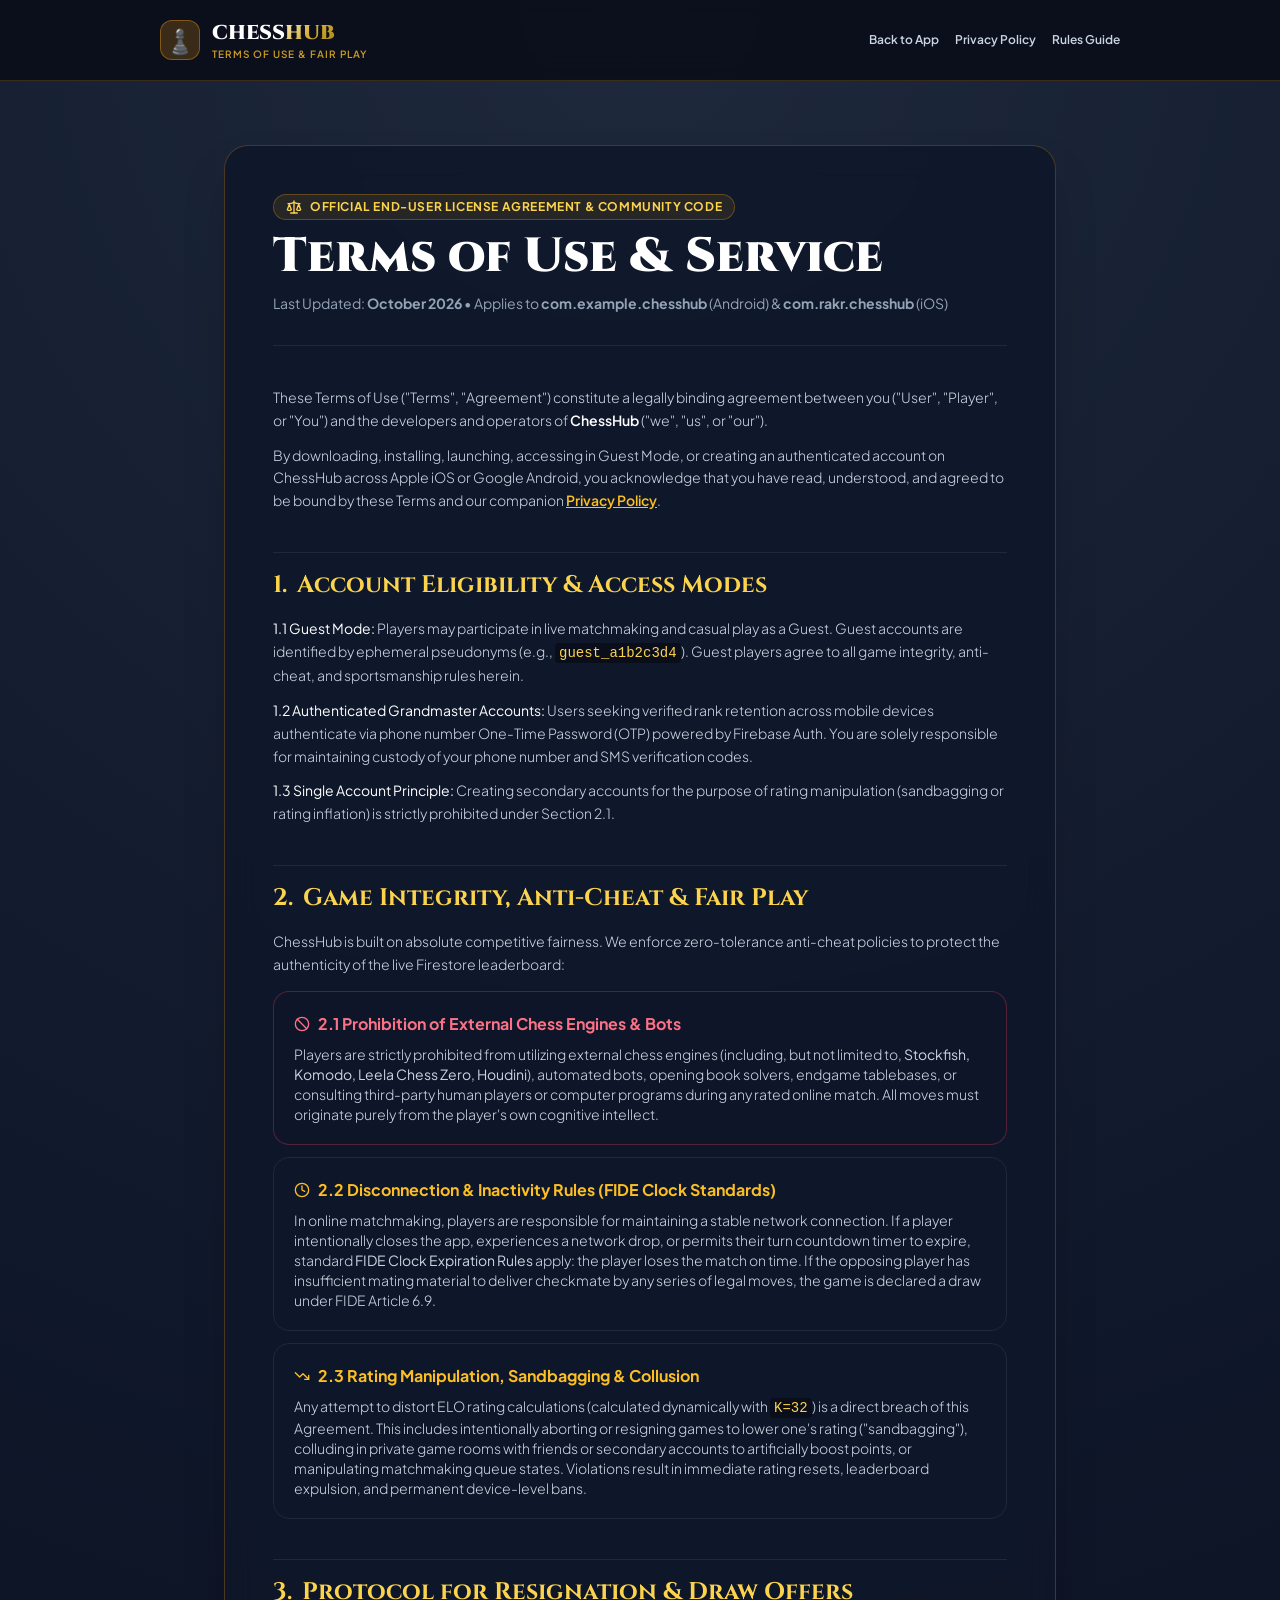
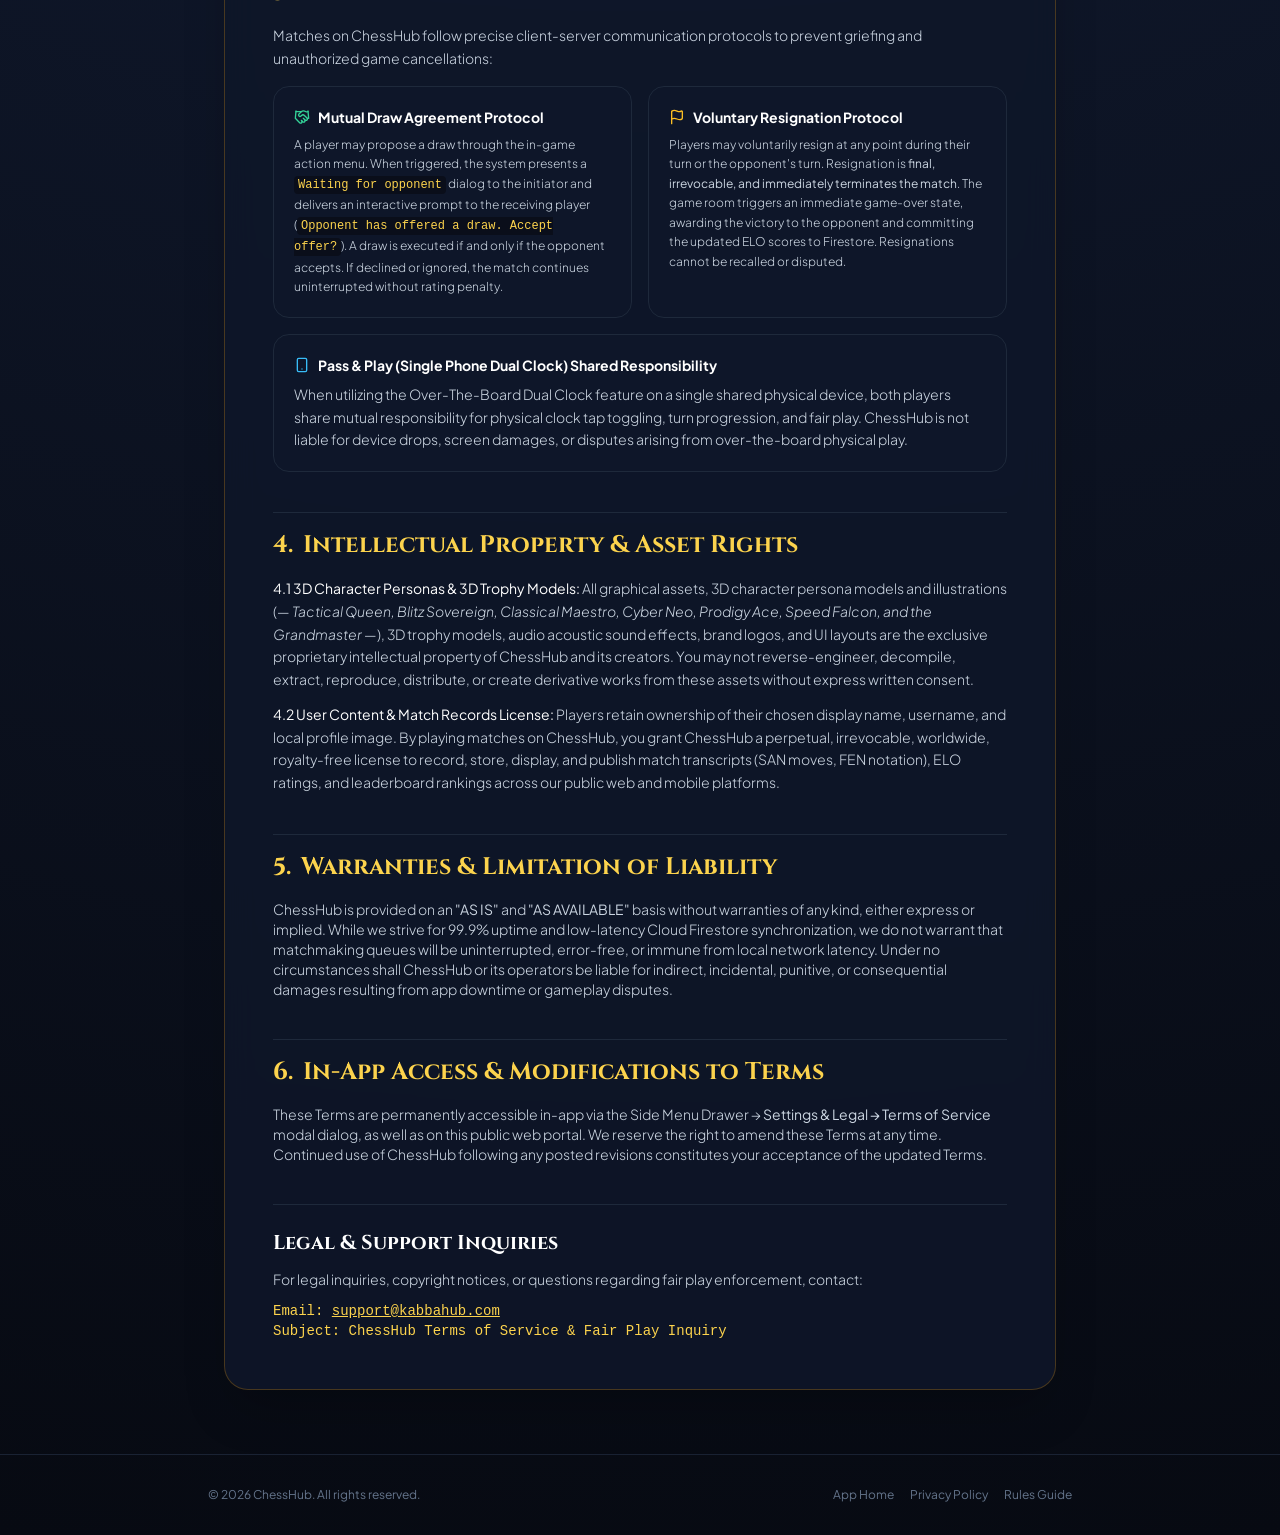
<file: chesshub/terms.html>
<!DOCTYPE html>
<html lang="en" class="scroll-smooth">
<head>
  <meta charset="UTF-8">
  <meta name="viewport" content="width=device-width, initial-scale=1.0">
  <title>Terms of Use - ChessHub | Fair Play &amp; Community Standards</title>
  <meta name="description" content="Official Terms of Use and Fair Play Agreement for ChessHub (com.example.chesshub & com.rakr.chesshub). Anti-cheat rules, FIDE clock regulations, mutual draw protocol, and intellectual property.">

  <!-- Mobile Theme & PWA -->
  <meta name="theme-color" content="#0F172A">
  <link rel="icon" type="image/x-icon" href="../favicon.ico">

  <!-- Local Engine Scripts -->
  <script src="tailwind.js"></script>
  <script>
    tailwind.config = {
      theme: {
        extend: {
          colors: {
            gold: {
              300: '#F3E5AB',
              400: '#E5C158',
              500: '#D4AF37',
              600: '#AA820A',
            },
            slate: {
              850: '#141E33',
              900: '#0F172A',
              950: '#0A0E1A',
            }
          }
        }
      }
    }
  </script>
  <script src="lucide.min.js"></script>
  <link rel="stylesheet" href="styles.css">
</head>
<body class="chess-radial-bg min-h-screen text-slate-200 antialiased selection:bg-amber-500 selection:text-slate-950">

  <!-- Navigation Bar -->
  <nav class="sticky top-0 z-50 bg-slate-950/90 backdrop-blur-md border-b border-amber-500/20">
    <div class="max-w-5xl mx-auto px-4 sm:px-6 lg:px-8 h-20 flex items-center justify-between">
      <a href="index.html" class="flex items-center gap-3">
        <div class="w-10 h-10 rounded-xl bg-amber-500/20 text-amber-400 flex items-center justify-center text-2xl border border-amber-500/40">
          ♟️
        </div>
        <div>
          <span class="text-xl font-black text-white luxury-heading">CHESS<span class="gold-gradient-text">HUB</span></span>
          <span class="block text-[10px] tracking-widest uppercase font-semibold text-amber-400/80">Terms of Use &amp; Fair Play</span>
        </div>
      </a>

      <div class="flex items-center gap-4 text-xs font-semibold text-slate-300">
        <a href="index.html" class="hover:text-amber-400 transition">Back to App</a>
        <a href="privacy.html" class="hover:text-amber-400 transition">Privacy Policy</a>
        <a href="rules.html" class="hover:text-amber-400 transition">Rules Guide</a>
      </div>
    </div>
  </nav>

  <!-- Main Legal Document Container -->
  <main class="max-w-4xl mx-auto px-4 sm:px-6 lg:px-8 py-12 sm:py-16">
    
    <div class="luxury-glass p-6 sm:p-12 rounded-3xl border border-amber-500/25 space-y-10 shadow-2xl">
      
      <!-- Document Header -->
      <div class="border-b border-slate-800 pb-8 space-y-3">
        <div class="inline-flex items-center gap-2 px-3 py-1 rounded-full bg-amber-500/10 border border-amber-500/30 text-amber-300 text-xs font-bold uppercase tracking-wider">
          <i data-lucide="scale" class="w-4 h-4"></i>
          <span>Official End-User License Agreement &amp; Community Code</span>
        </div>
        <h1 class="luxury-heading text-3xl sm:text-5xl font-black text-white">
          Terms of Use &amp; Service
        </h1>
        <p class="text-xs sm:text-sm text-slate-400">
          Last Updated: <strong>October 2026</strong> &bull; Applies to <strong>com.example.chesshub</strong> (Android) &amp; <strong>com.rakr.chesshub</strong> (iOS)
        </p>
      </div>

      <!-- Preamble & Acceptance -->
      <section class="space-y-3 text-sm leading-relaxed text-slate-300 font-light">
        <p>
          These Terms of Use ("Terms", "Agreement") constitute a legally binding agreement between you ("User", "Player", or "You") and the developers and operators of <strong class="text-white font-semibold">ChessHub</strong> ("we", "us", or "our").
        </p>
        <p>
          By downloading, installing, launching, accessing in Guest Mode, or creating an authenticated account on ChessHub across Apple iOS or Google Android, you acknowledge that you have read, understood, and agreed to be bound by these Terms and our companion <a href="privacy.html" class="text-amber-400 underline font-semibold">Privacy Policy</a>.
        </p>
      </section>

      <!-- Section 1: Account Eligibility & Dual Authentication -->
      <section class="space-y-4 pt-4 border-t border-slate-800">
        <h2 class="luxury-heading text-xl sm:text-2xl font-bold text-amber-300 flex items-center gap-2.5">
          <span>1.</span> Account Eligibility &amp; Access Modes
        </h2>
        
        <div class="space-y-3 text-sm leading-relaxed text-slate-300 font-light">
          <p>
            <strong class="text-white">1.1 Guest Mode:</strong> Players may participate in live matchmaking and casual play as a Guest. Guest accounts are identified by ephemeral pseudonyms (e.g., <code class="text-amber-300 bg-slate-950 px-1 py-0.5 rounded">guest_a1b2c3d4</code>). Guest players agree to all game integrity, anti-cheat, and sportsmanship rules herein.
          </p>
          <p>
            <strong class="text-white">1.2 Authenticated Grandmaster Accounts:</strong> Users seeking verified rank retention across mobile devices authenticate via phone number One-Time Password (OTP) powered by Firebase Auth. You are solely responsible for maintaining custody of your phone number and SMS verification codes.
          </p>
          <p>
            <strong class="text-white">1.3 Single Account Principle:</strong> Creating secondary accounts for the purpose of rating manipulation (sandbagging or rating inflation) is strictly prohibited under Section 2.1.
          </p>
        </div>
      </section>

      <!-- Section 2: Game Integrity, Anti-Cheat & Fair Play Standards -->
      <section class="space-y-4 pt-4 border-t border-slate-800">
        <h2 class="luxury-heading text-xl sm:text-2xl font-bold text-amber-300 flex items-center gap-2.5">
          <span>2.</span> Game Integrity, Anti-Cheat &amp; Fair Play
        </h2>
        
        <p class="text-sm leading-relaxed text-slate-300 font-light">
          ChessHub is built on absolute competitive fairness. We enforce zero-tolerance anti-cheat policies to protect the authenticity of the live Firestore leaderboard:
        </p>

        <div class="space-y-3">
          <div class="bg-slate-900/80 p-4 sm:p-5 rounded-2xl border border-rose-500/30 space-y-2">
            <h3 class="font-bold text-rose-400 text-base flex items-center gap-2">
              <i data-lucide="ban" class="w-4 h-4"></i>
              <span>2.1 Prohibition of External Chess Engines &amp; Bots</span>
            </h3>
            <p class="text-xs sm:text-sm text-slate-300 font-light leading-relaxed">
              Players are strictly prohibited from utilizing external chess engines (including, but not limited to, <strong>Stockfish, Komodo, Leela Chess Zero, Houdini</strong>), automated bots, opening book solvers, endgame tablebases, or consulting third-party human players or computer programs during any rated online match. All moves must originate purely from the player's own cognitive intellect.
            </p>
          </div>

          <div class="bg-slate-900/80 p-4 sm:p-5 rounded-2xl border border-slate-800 space-y-2">
            <h3 class="font-bold text-amber-400 text-base flex items-center gap-2">
              <i data-lucide="clock" class="w-4 h-4"></i>
              <span>2.2 Disconnection &amp; Inactivity Rules (FIDE Clock Standards)</span>
            </h3>
            <p class="text-xs sm:text-sm text-slate-300 font-light leading-relaxed">
              In online matchmaking, players are responsible for maintaining a stable network connection. If a player intentionally closes the app, experiences a network drop, or permits their turn countdown timer to expire, standard <strong>FIDE Clock Expiration Rules</strong> apply: the player loses the match on time. If the opposing player has insufficient mating material to deliver checkmate by any series of legal moves, the game is declared a draw under FIDE Article 6.9.
            </p>
          </div>

          <div class="bg-slate-900/80 p-4 sm:p-5 rounded-2xl border border-slate-800 space-y-2">
            <h3 class="font-bold text-amber-400 text-base flex items-center gap-2">
              <i data-lucide="trending-down" class="w-4 h-4"></i>
              <span>2.3 Rating Manipulation, Sandbagging &amp; Collusion</span>
            </h3>
            <p class="text-xs sm:text-sm text-slate-300 font-light leading-relaxed">
              Any attempt to distort ELO rating calculations (calculated dynamically with <code class="text-amber-300 bg-slate-950 px-1 py-0.5 rounded">K=32</code>) is a direct breach of this Agreement. This includes intentionally aborting or resigning games to lower one's rating ("sandbagging"), colluding in private game rooms with friends or secondary accounts to artificially boost points, or manipulating matchmaking queue states. Violations result in immediate rating resets, leaderboard expulsion, and permanent device-level bans.
            </p>
          </div>
        </div>
      </section>

      <!-- Section 3: Protocol for Resignation & Draw Offers -->
      <section class="space-y-4 pt-4 border-t border-slate-800">
        <h2 class="luxury-heading text-xl sm:text-2xl font-bold text-amber-300 flex items-center gap-2.5">
          <span>3.</span> Protocol for Resignation &amp; Draw Offers
        </h2>
        
        <p class="text-sm leading-relaxed text-slate-300 font-light">
          Matches on ChessHub follow precise client-server communication protocols to prevent griefing and unauthorized game cancellations:
        </p>

        <div class="grid grid-cols-1 md:grid-cols-2 gap-4 text-sm">
          <div class="bg-slate-900/80 p-4 sm:p-5 rounded-2xl border border-slate-800 space-y-2">
            <h4 class="font-bold text-white flex items-center gap-2">
              <i data-lucide="handshake" class="w-4 h-4 text-emerald-400"></i>
              <span>Mutual Draw Agreement Protocol</span>
            </h4>
            <p class="text-xs text-slate-300 font-light leading-relaxed">
              A player may propose a draw through the in-game action menu. When triggered, the system presents a <code class="text-amber-300 bg-slate-950 px-1 py-0.5 rounded">Waiting for opponent</code> dialog to the initiator and delivers an interactive prompt to the receiving player (<code class="text-amber-300 bg-slate-950 px-1 py-0.5 rounded">Opponent has offered a draw. Accept offer?</code>). A draw is executed if and only if the opponent accepts. If declined or ignored, the match continues uninterrupted without rating penalty.
            </p>
          </div>

          <div class="bg-slate-900/80 p-4 sm:p-5 rounded-2xl border border-slate-800 space-y-2">
            <h4 class="font-bold text-white flex items-center gap-2">
              <i data-lucide="flag" class="w-4 h-4 text-amber-400"></i>
              <span>Voluntary Resignation Protocol</span>
            </h4>
            <p class="text-xs text-slate-300 font-light leading-relaxed">
              Players may voluntarily resign at any point during their turn or the opponent's turn. Resignation is <strong>final, irrevocable, and immediately terminates the match</strong>. The game room triggers an immediate game-over state, awarding the victory to the opponent and committing the updated ELO scores to Firestore. Resignations cannot be recalled or disputed.
            </p>
          </div>
        </div>

        <div class="bg-slate-900/80 p-4 sm:p-5 rounded-2xl border border-slate-800 space-y-2 text-xs sm:text-sm text-slate-300 font-light">
          <h4 class="font-bold text-white flex items-center gap-2">
            <i data-lucide="smartphone" class="w-4 h-4 text-sky-400"></i>
            <span>Pass &amp; Play (Single Phone Dual Clock) Shared Responsibility</span>
          </h4>
          <p class="leading-relaxed">
            When utilizing the Over-The-Board Dual Clock feature on a single shared physical device, both players share mutual responsibility for physical clock tap toggling, turn progression, and fair play. ChessHub is not liable for device drops, screen damages, or disputes arising from over-the-board physical play.
          </p>
        </div>
      </section>

      <!-- Section 4: Intellectual Property & Asset Rights -->
      <section class="space-y-4 pt-4 border-t border-slate-800">
        <h2 class="luxury-heading text-xl sm:text-2xl font-bold text-amber-300 flex items-center gap-2.5">
          <span>4.</span> Intellectual Property &amp; Asset Rights
        </h2>
        
        <div class="space-y-3 text-sm leading-relaxed text-slate-300 font-light">
          <p>
            <strong class="text-white">4.1 3D Character Personas &amp; 3D Trophy Models:</strong> All graphical assets, 3D character persona models and illustrations (&mdash; <em>Tactical Queen, Blitz Sovereign, Classical Maestro, Cyber Neo, Prodigy Ace, Speed Falcon, and the Grandmaster</em> &mdash;), 3D trophy models, audio acoustic sound effects, brand logos, and UI layouts are the exclusive proprietary intellectual property of ChessHub and its creators. You may not reverse-engineer, decompile, extract, reproduce, distribute, or create derivative works from these assets without express written consent.
          </p>
          <p>
            <strong class="text-white">4.2 User Content &amp; Match Records License:</strong> Players retain ownership of their chosen display name, username, and local profile image. By playing matches on ChessHub, you grant ChessHub a perpetual, irrevocable, worldwide, royalty-free license to record, store, display, and publish match transcripts (SAN moves, FEN notation), ELO ratings, and leaderboard rankings across our public web and mobile platforms.
          </p>
        </div>
      </section>

      <!-- Section 5: Disclaimer of Warranties & Limitation of Liability -->
      <section class="space-y-4 pt-4 border-t border-slate-800">
        <h2 class="luxury-heading text-xl sm:text-2xl font-bold text-amber-300 flex items-center gap-2.5">
          <span>5.</span> Warranties &amp; Limitation of Liability
        </h2>
        
        <p class="text-xs sm:text-sm leading-relaxed text-slate-300 font-light">
          ChessHub is provided on an <strong>"AS IS"</strong> and <strong>"AS AVAILABLE"</strong> basis without warranties of any kind, either express or implied. While we strive for 99.9% uptime and low-latency Cloud Firestore synchronization, we do not warrant that matchmaking queues will be uninterrupted, error-free, or immune from local network latency. Under no circumstances shall ChessHub or its operators be liable for indirect, incidental, punitive, or consequential damages resulting from app downtime or gameplay disputes.
        </p>
      </section>

      <!-- Section 6: In-App Access & Amendments -->
      <section class="space-y-4 pt-4 border-t border-slate-800">
        <h2 class="luxury-heading text-xl sm:text-2xl font-bold text-amber-300 flex items-center gap-2.5">
          <span>6.</span> In-App Access &amp; Modifications to Terms
        </h2>
        
        <p class="text-xs sm:text-sm leading-relaxed text-slate-300 font-light">
          These Terms are permanently accessible in-app via the Side Menu Drawer &rarr; <strong>Settings &amp; Legal &rarr; Terms of Service</strong> modal dialog, as well as on this public web portal. We reserve the right to amend these Terms at any time. Continued use of ChessHub following any posted revisions constitutes your acceptance of the updated Terms.
        </p>
      </section>

      <!-- Contact Section -->
      <section class="space-y-3 pt-6 border-t border-slate-800 text-sm text-slate-300 font-light">
        <h2 class="luxury-heading text-xl font-bold text-white">Legal &amp; Support Inquiries</h2>
        <p>
          For legal inquiries, copyright notices, or questions regarding fair play enforcement, contact:
        </p>
        <p class="font-mono text-amber-300">
          Email: <a href="mailto:support@kabbahub.com" class="underline">support@kabbahub.com</a> <br>
          Subject: ChessHub Terms of Service &amp; Fair Play Inquiry
        </p>
      </section>

    </div>

  </main>

  <!-- Footer -->
  <footer class="border-t border-slate-800/80 py-8 text-center text-xs text-slate-500">
    <div class="max-w-4xl mx-auto px-4 flex flex-col sm:flex-row items-center justify-between gap-4">
      <span>&copy; 2026 ChessHub. All rights reserved.</span>
      <div class="flex items-center gap-4">
        <a href="index.html" class="hover:text-amber-400 transition">App Home</a>
        <a href="privacy.html" class="hover:text-amber-400 transition">Privacy Policy</a>
        <a href="rules.html" class="hover:text-amber-400 transition">Rules Guide</a>
      </div>
    </div>
  </footer>

  <script>
    if (window.lucide) window.lucide.createIcons();
  </script>
</body>
</html>
</file>
<file: chesshub/styles.css>
/* ChessHub - Dark Luxury Chessboard & Legal Styles */
@import url('https://fonts.googleapis.com/css2?family=Cinzel:wght@600;700;800;900&family=Plus+Jakarta+Sans:wght@300;400;500;600;700;800&family=Cabinet+Grotesk:wght@700;800;900&display=swap');

:root {
  --gold-primary: #D4AF37;
  --gold-light: #F3E5AB;
  --gold-dark: #AA820A;
  --amber-accent: #F59E0B;
  --slate-dark: #0F172A;
  --slate-deeper: #0A0E1A;
  --slate-card: #1E293B;
  --slate-border: rgba(212, 175, 55, 0.2);
}

body {
  font-family: 'Plus Jakarta Sans', sans-serif;
  background-color: var(--slate-deeper);
  color: #F8FAFC;
  overflow-x: hidden;
}

.luxury-heading {
  font-family: 'Cinzel', serif;
}

.sans-heading {
  font-family: 'Cabinet Grotesk', sans-serif;
}

/* Luxury Gold Gradients & Glows */
.gold-gradient-text {
  background: linear-gradient(135deg, #FFF1C5 0%, #D4AF37 50%, #AA820A 100%);
  -webkit-background-clip: text;
  -webkit-text-fill-color: transparent;
}

.gold-glow {
  box-shadow: 0 0 40px -10px rgba(212, 175, 55, 0.35);
}

.gold-border-glow {
  border: 1px solid rgba(212, 175, 55, 0.35);
  box-shadow: 0 0 20px -5px rgba(212, 175, 55, 0.2);
}

/* Glassmorphism Luxury Cards */
.luxury-glass {
  background: rgba(15, 23, 42, 0.85);
  backdrop-filter: blur(16px);
  -webkit-backdrop-filter: blur(16px);
  border: 1px solid rgba(212, 175, 55, 0.18);
  box-shadow: 0 20px 40px -15px rgba(0, 0, 0, 0.7);
}

.luxury-card-hover {
  transition: all 0.35s cubic-bezier(0.4, 0, 0.2, 1);
}

.luxury-card-hover:hover {
  transform: translateY(-5px);
  border-color: rgba(212, 175, 55, 0.45);
  box-shadow: 0 25px 50px -12px rgba(212, 175, 55, 0.2);
}

/* Chessboard Styling for Interactive Showcase */
.interactive-board {
  display: grid;
  grid-template-columns: repeat(8, 1fr);
  width: 100%;
  max-width: 440px;
  aspect-ratio: 1 / 1;
  border: 8px solid #281D14;
  border-radius: 12px;
  box-shadow: 0 25px 60px -10px rgba(0, 0, 0, 0.9), 0 0 30px rgba(212, 175, 55, 0.25);
  overflow: hidden;
}

.chess-sq {
  display: flex;
  align-items: center;
  justify-content: center;
  font-size: clamp(1.4rem, 4vw, 2.3rem);
  user-select: none;
  cursor: pointer;
  transition: background-color 0.2s ease, transform 0.1s ease;
  position: relative;
}

.chess-sq.light {
  background-color: #E2D6B5;
  color: #1a1a1a;
}

.chess-sq.dark {
  background-color: #B88B4A;
  color: #1a1a1a;
}

.chess-sq.selected {
  background-color: #7B9B42 !important;
}

.chess-sq.valid-dest::after {
  content: '';
  width: 28%;
  height: 28%;
  background-color: rgba(50, 80, 20, 0.45);
  border-radius: 50%;
  position: absolute;
}

/* Dual Clock Pass & Play Styles */
.clock-display {
  font-family: 'Cinzel', monospace;
  font-variant-numeric: tabular-nums;
  letter-spacing: 2px;
}

.clock-btn-active {
  background: linear-gradient(135deg, rgba(212, 175, 55, 0.25), rgba(245, 158, 11, 0.15));
  border-color: #D4AF37 !important;
  box-shadow: 0 0 30px rgba(212, 175, 55, 0.35);
}

/* Ambient Radial Background */
.chess-radial-bg {
  background: radial-gradient(circle at 50% 0%, #1e293b 0%, #0f172a 45%, #070a12 100%);
}

/* Subtle Animated Shimmer for Badges */
@keyframes goldShimmer {
  0% { background-position: -200% 0; }
  100% { background-position: 200% 0; }
}

.badge-gold-shimmer {
  background: linear-gradient(90deg, rgba(212, 175, 55, 0.15) 0%, rgba(255, 241, 197, 0.4) 50%, rgba(212, 175, 55, 0.15) 100%);
  background-size: 200% 100%;
  animation: goldShimmer 3.5s infinite linear;
}

/* Sound waveform equalizer */
.sound-bar {
  width: 3px;
  background: #D4AF37;
  border-radius: 3px;
  animation: soundBounce 1s infinite alternate ease-in-out;
}
.sound-bar:nth-child(1) { height: 6px; animation-delay: 0.1s; }
.sound-bar:nth-child(2) { height: 14px; animation-delay: 0.3s; }
.sound-bar:nth-child(3) { height: 10px; animation-delay: 0.2s; }
.sound-bar:nth-child(4) { height: 16px; animation-delay: 0.4s; }

@keyframes soundBounce {
  0% { transform: scaleY(0.4); }
  100% { transform: scaleY(1.3); }
}

/* Custom Scrollbar */
::-webkit-scrollbar {
  width: 8px;
}
::-webkit-scrollbar-track {
  background: #0A0E1A;
}
::-webkit-scrollbar-thumb {
  background: #D4AF37;
  border-radius: 4px;
}
</file>
